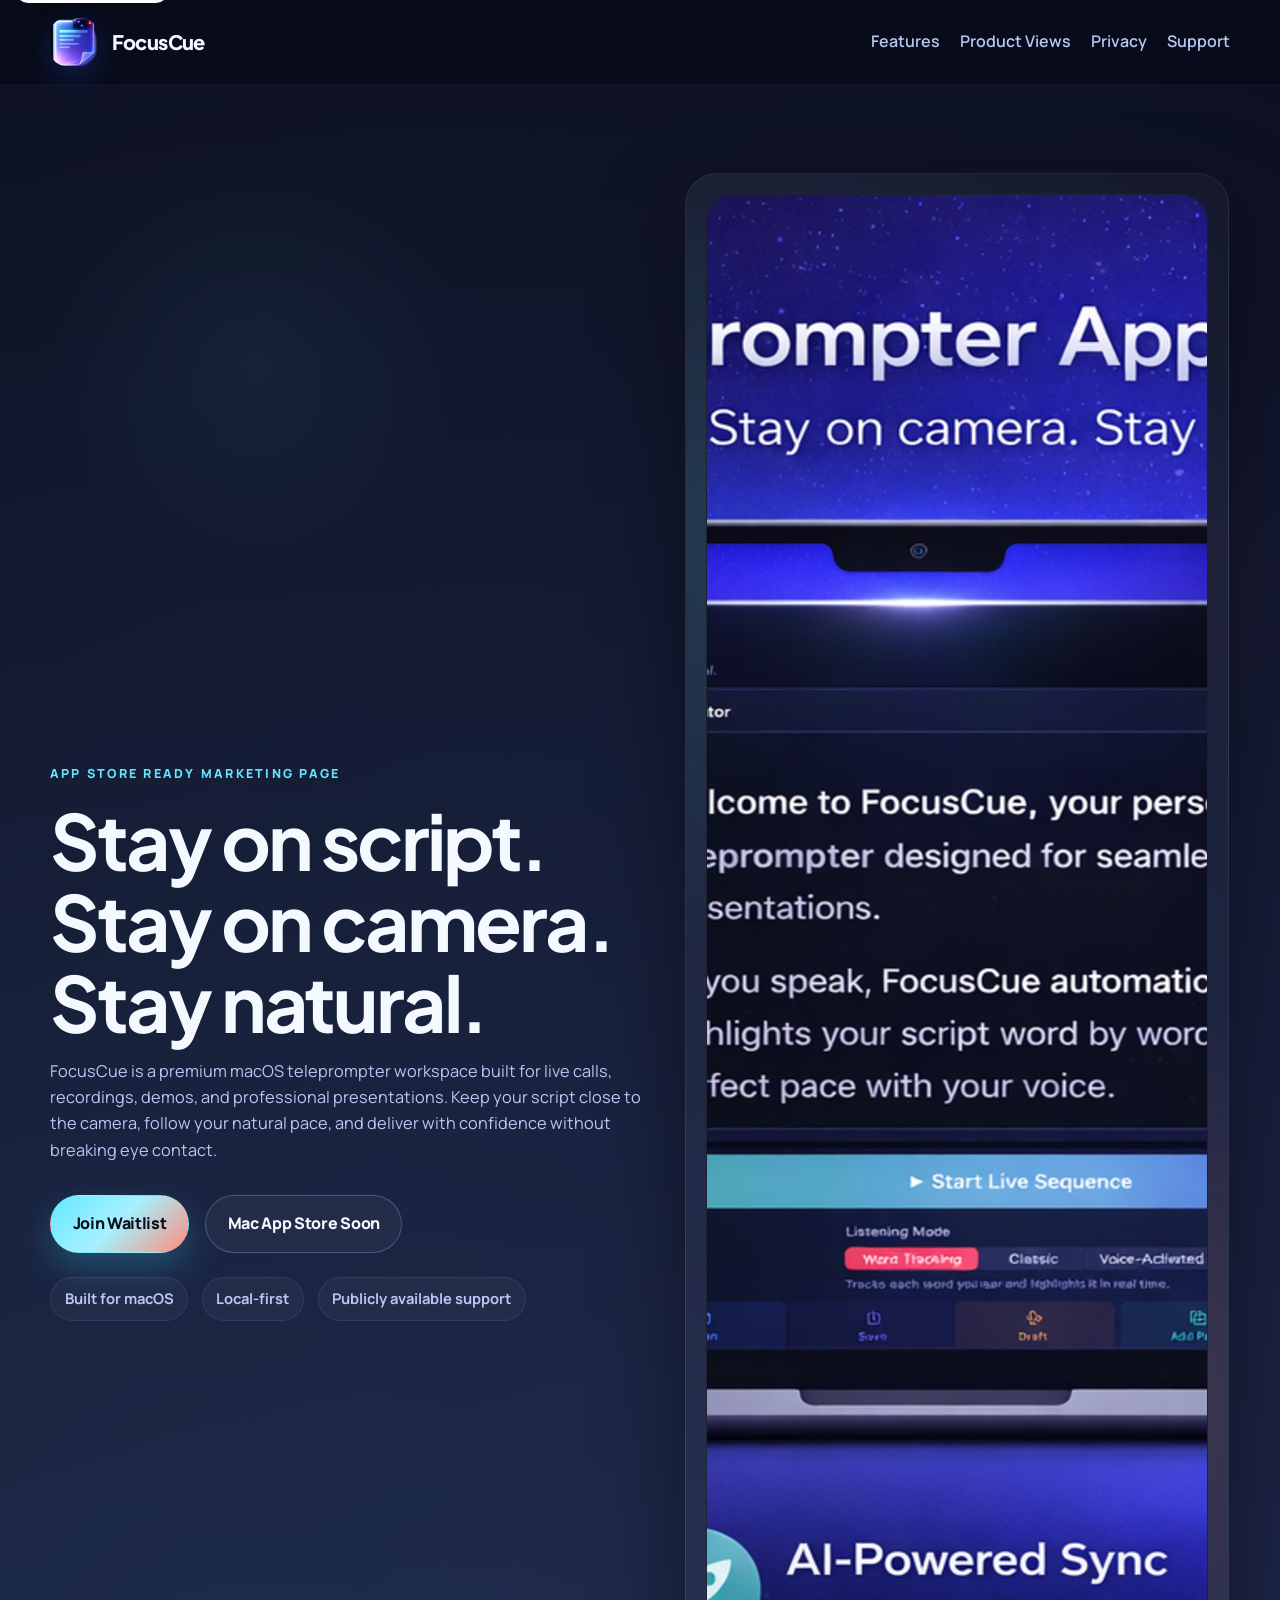
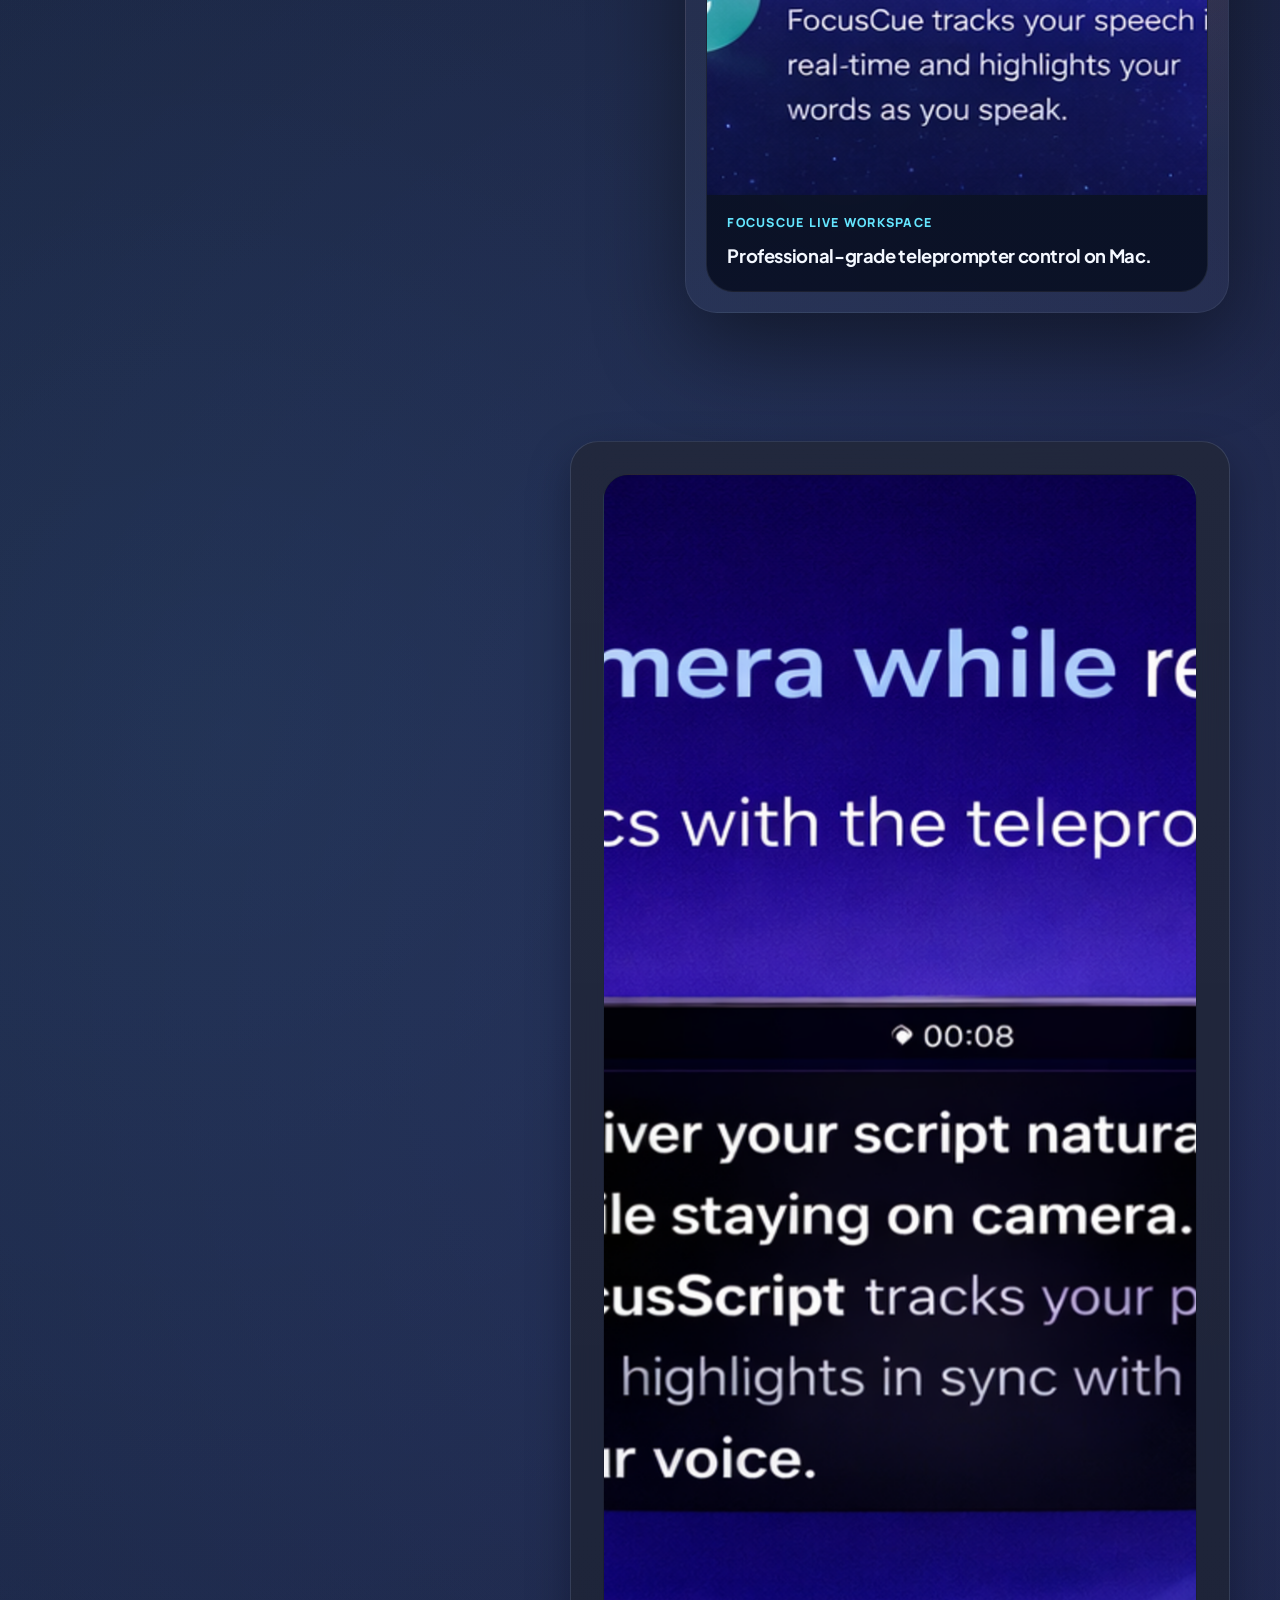
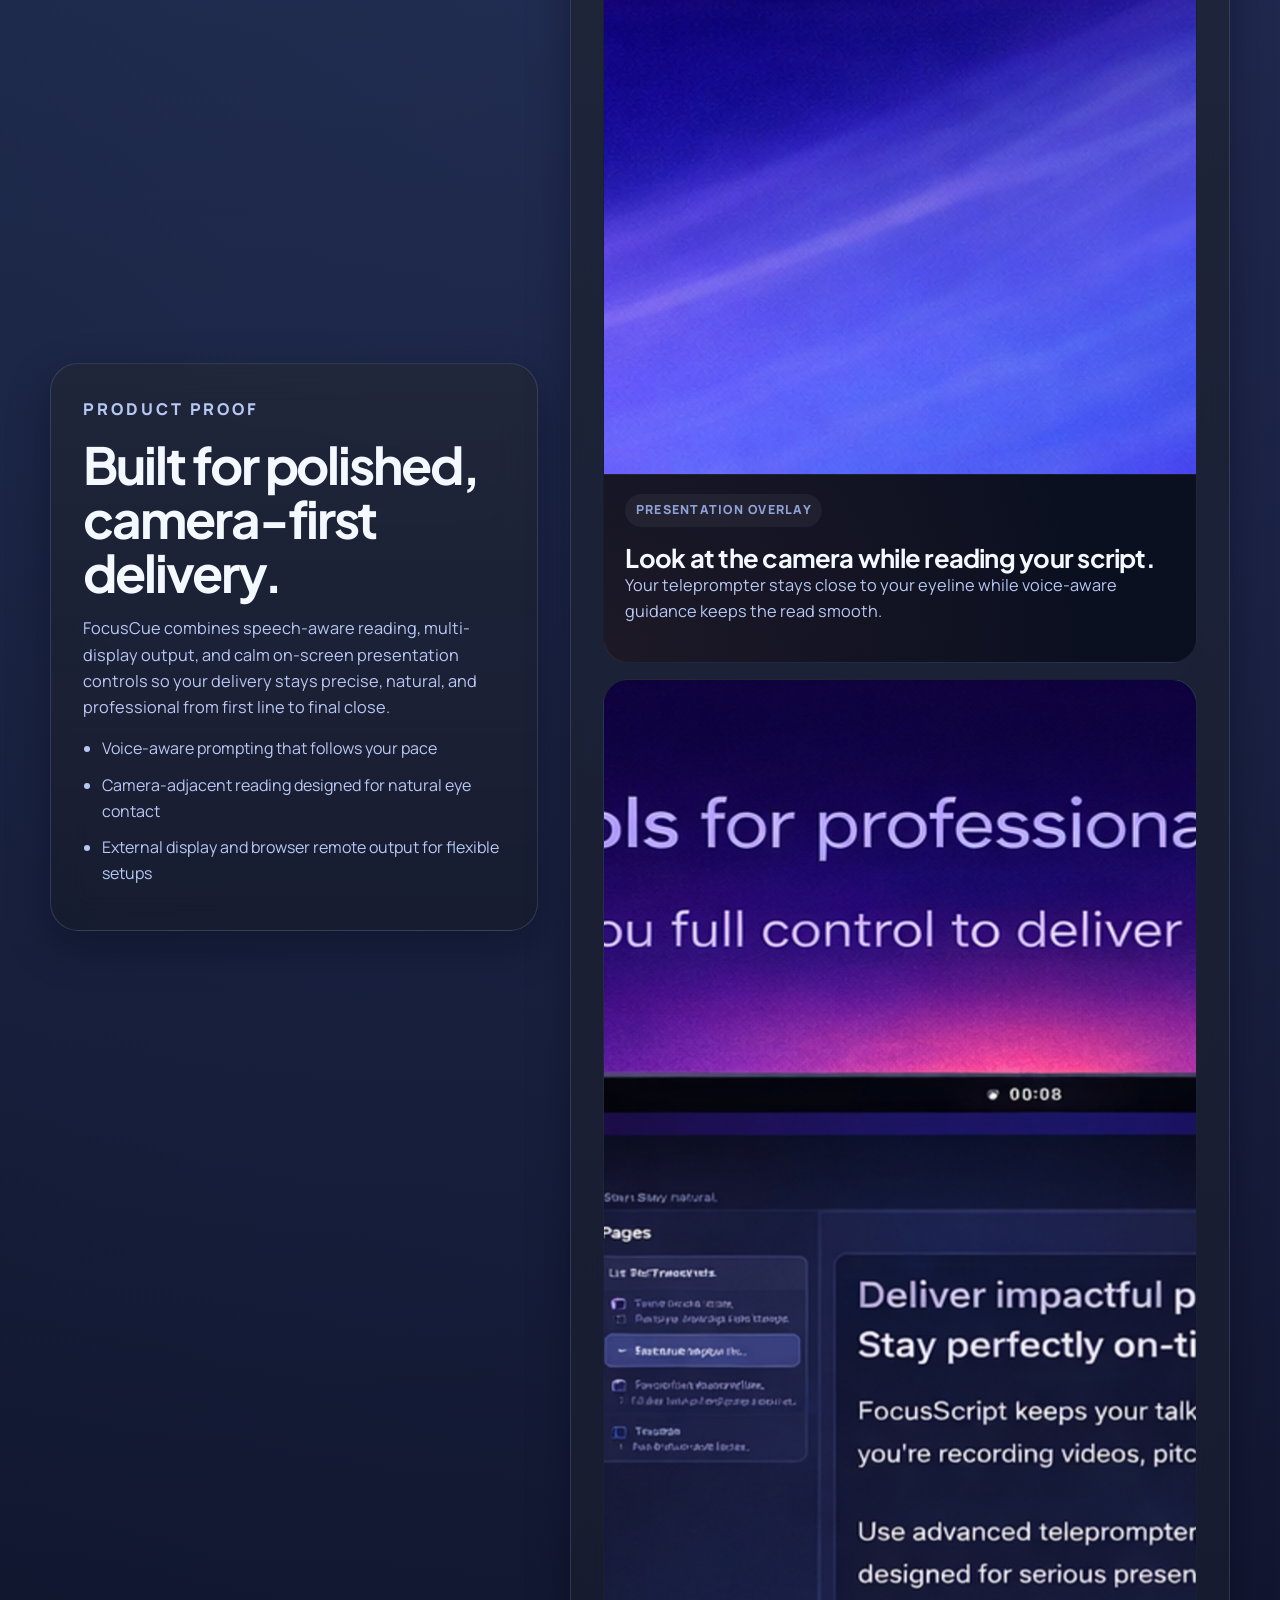
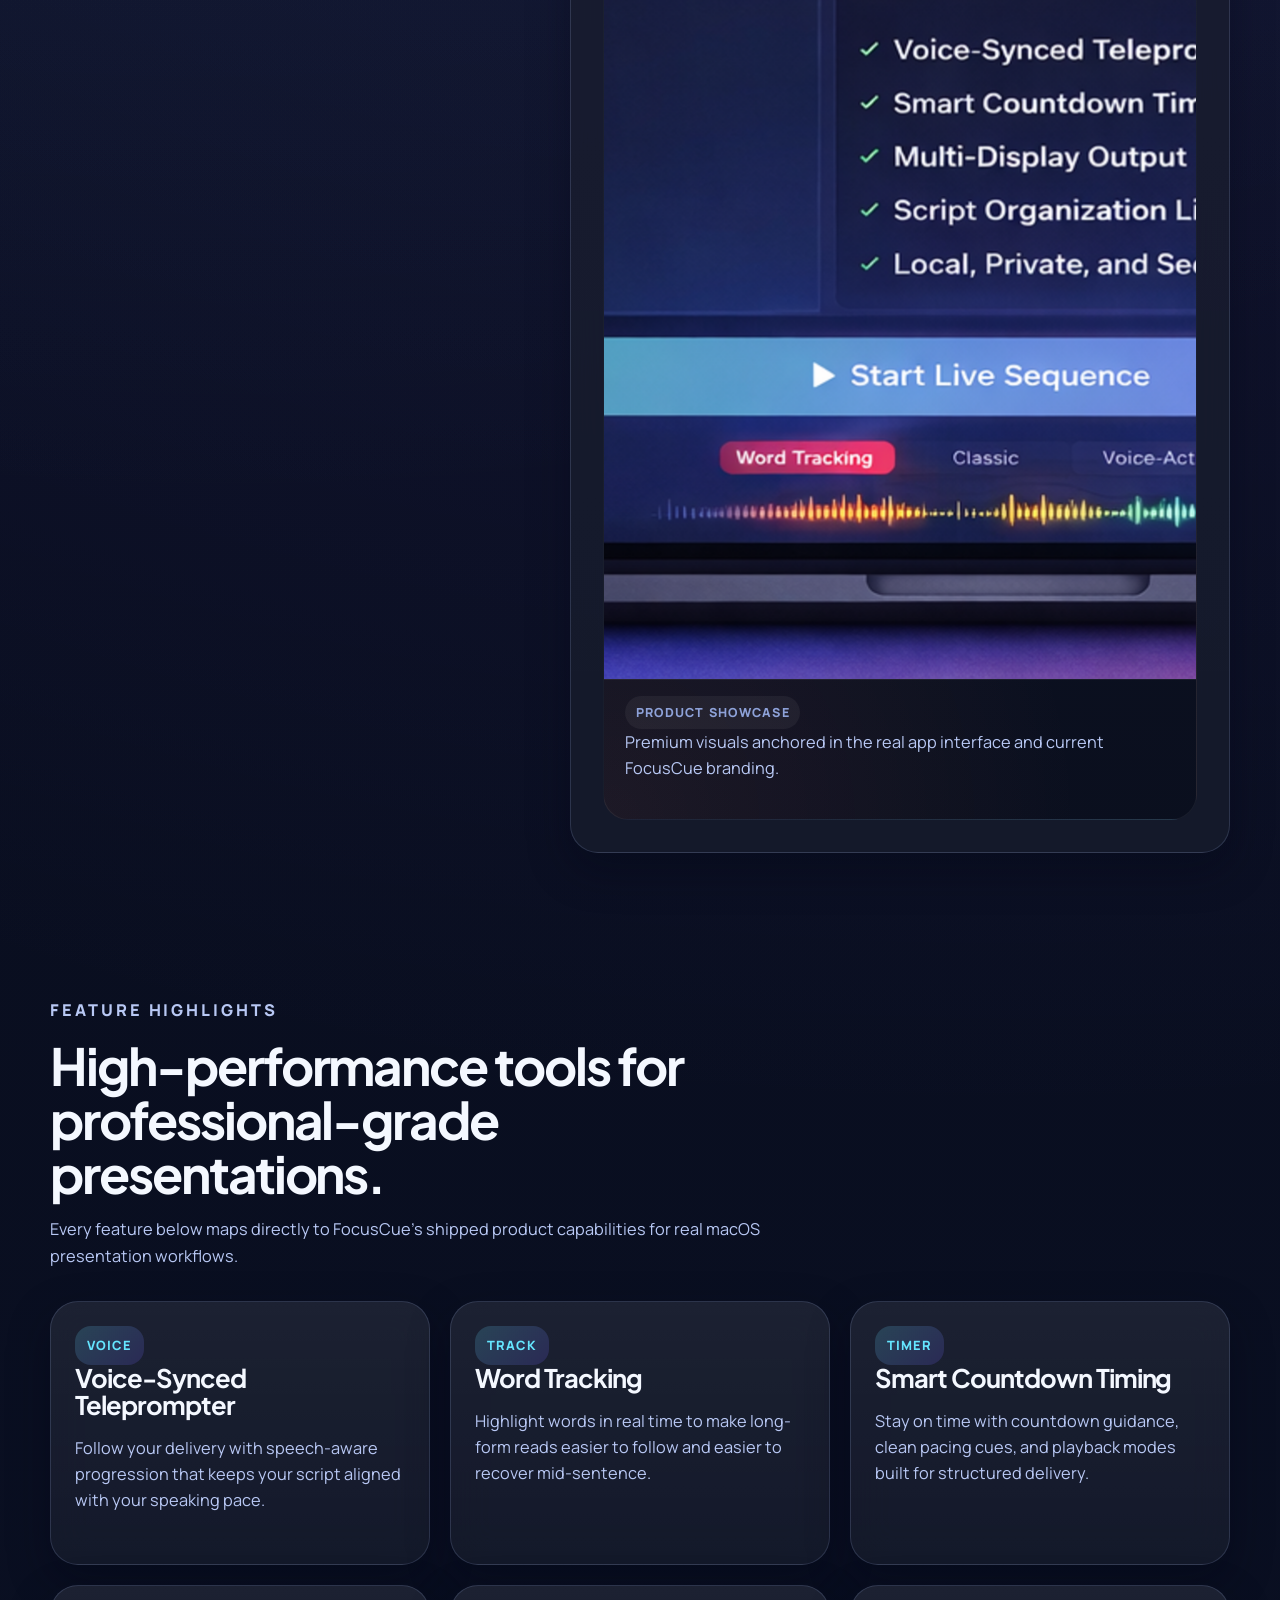
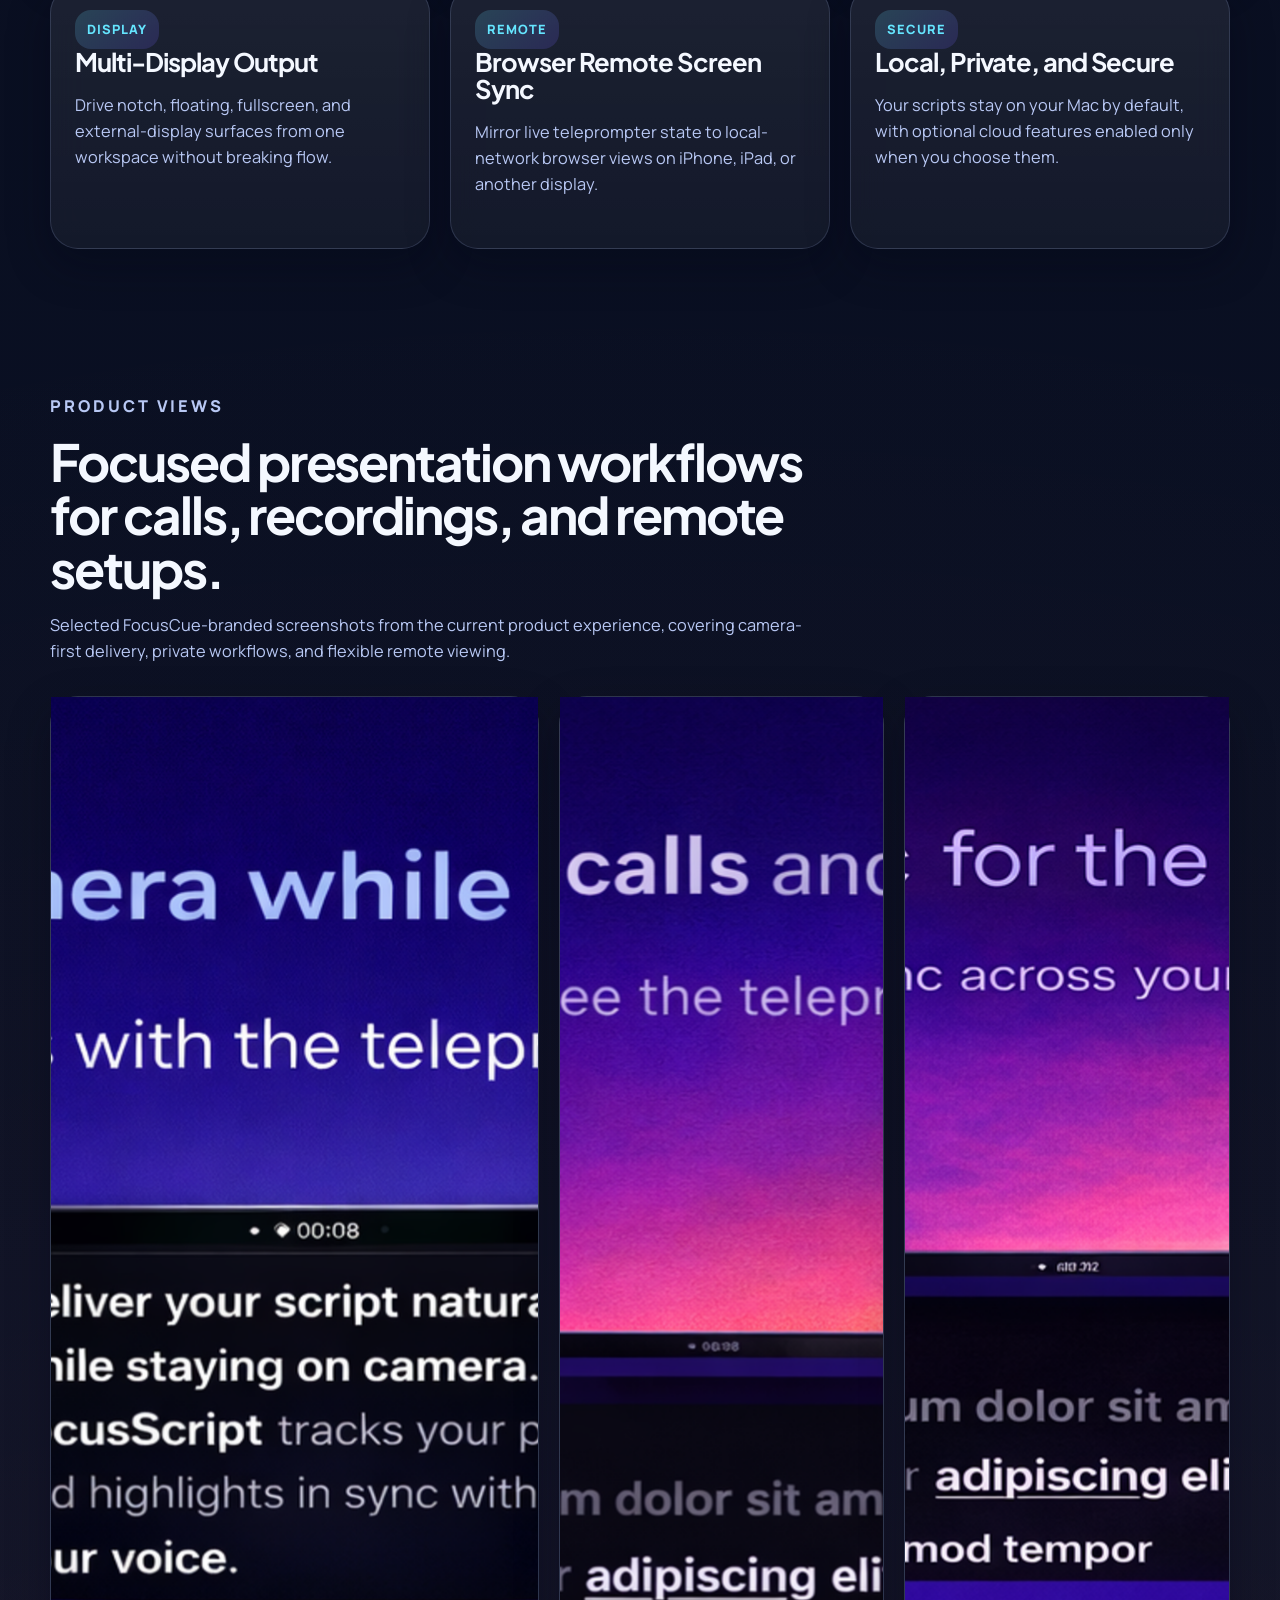
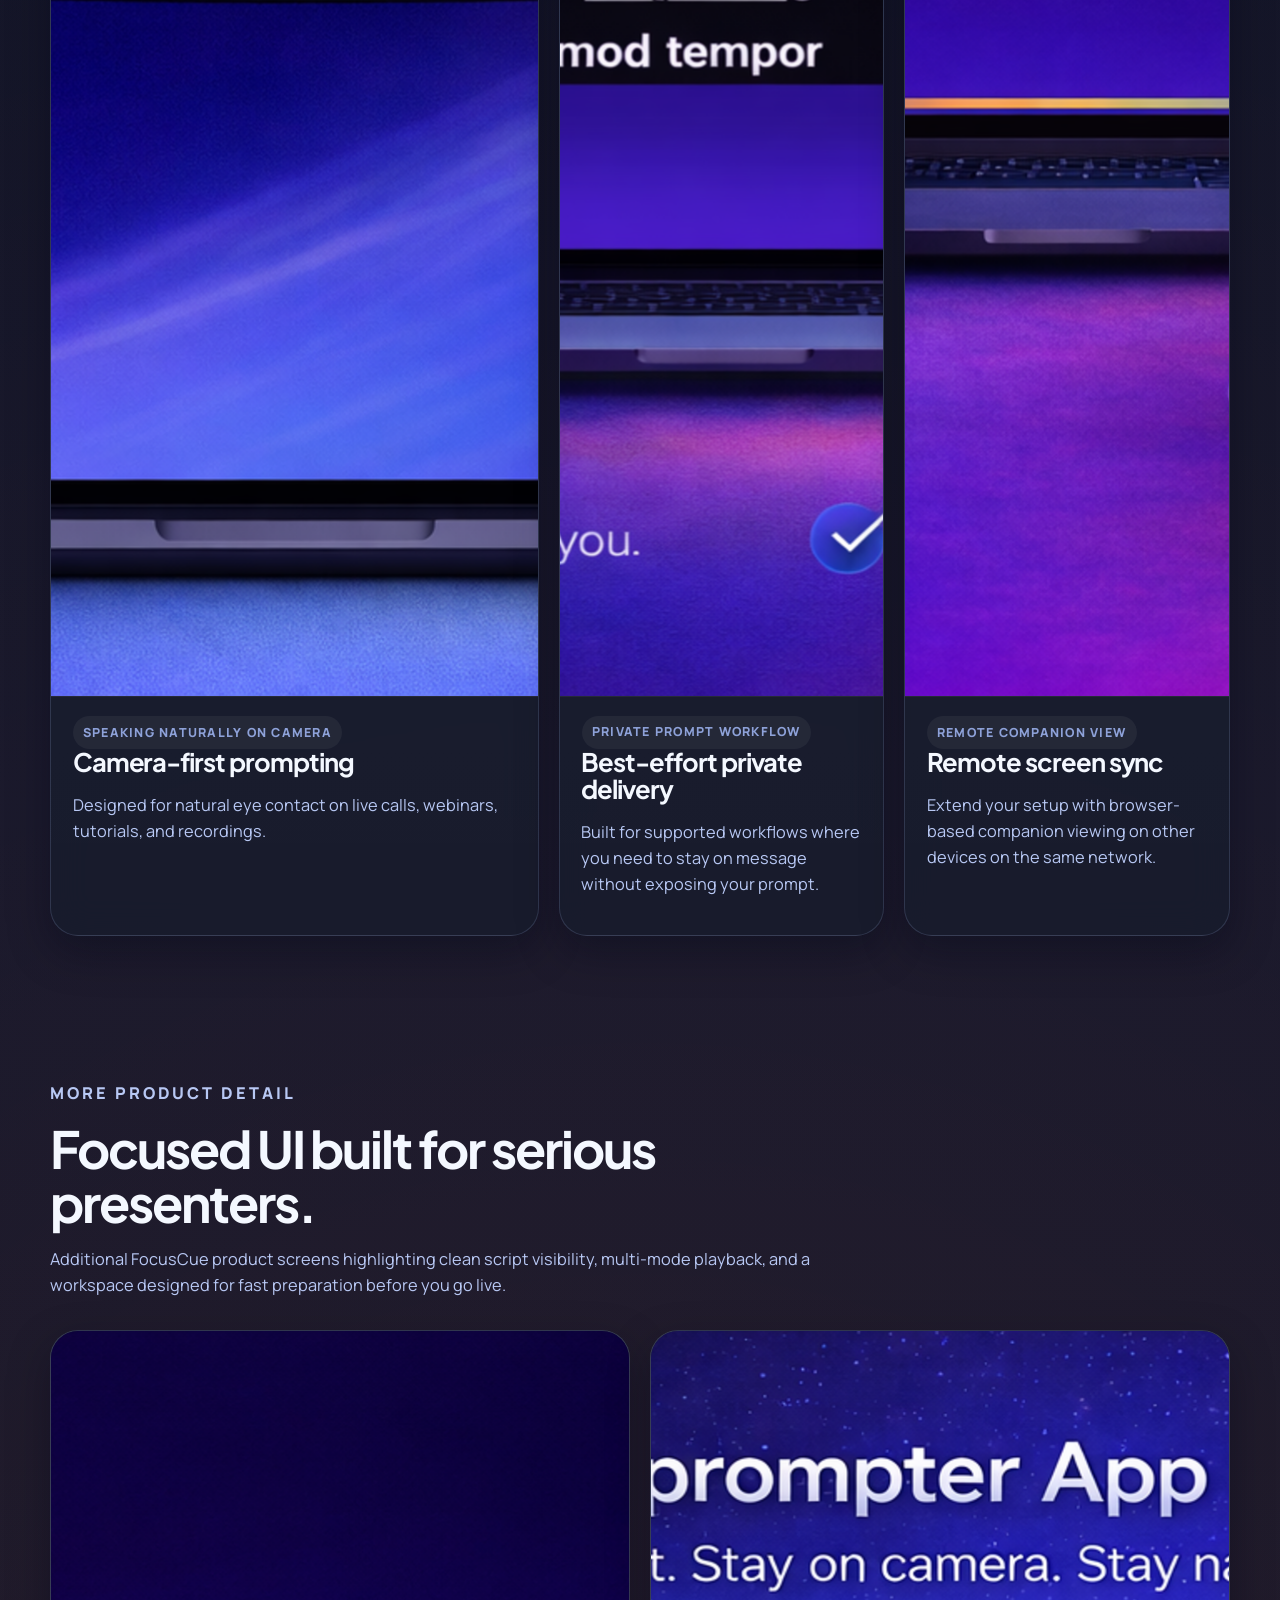
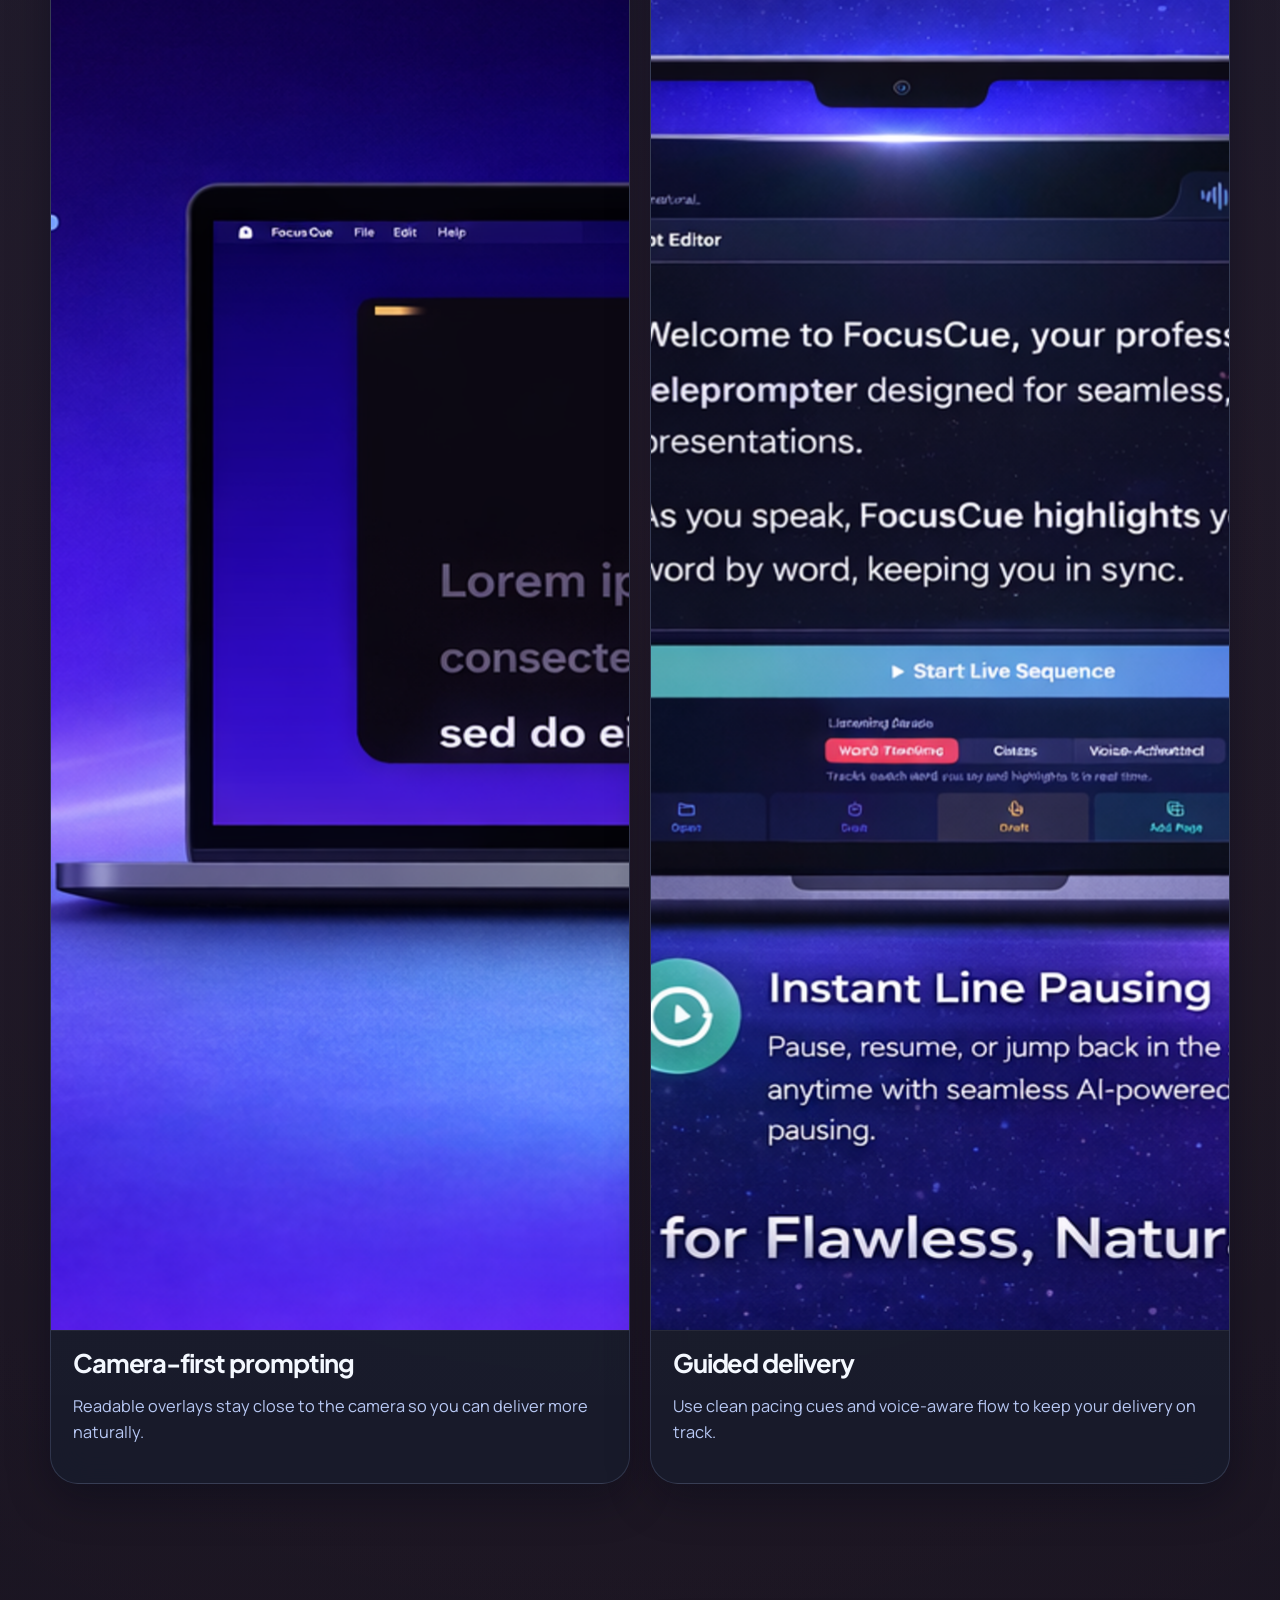
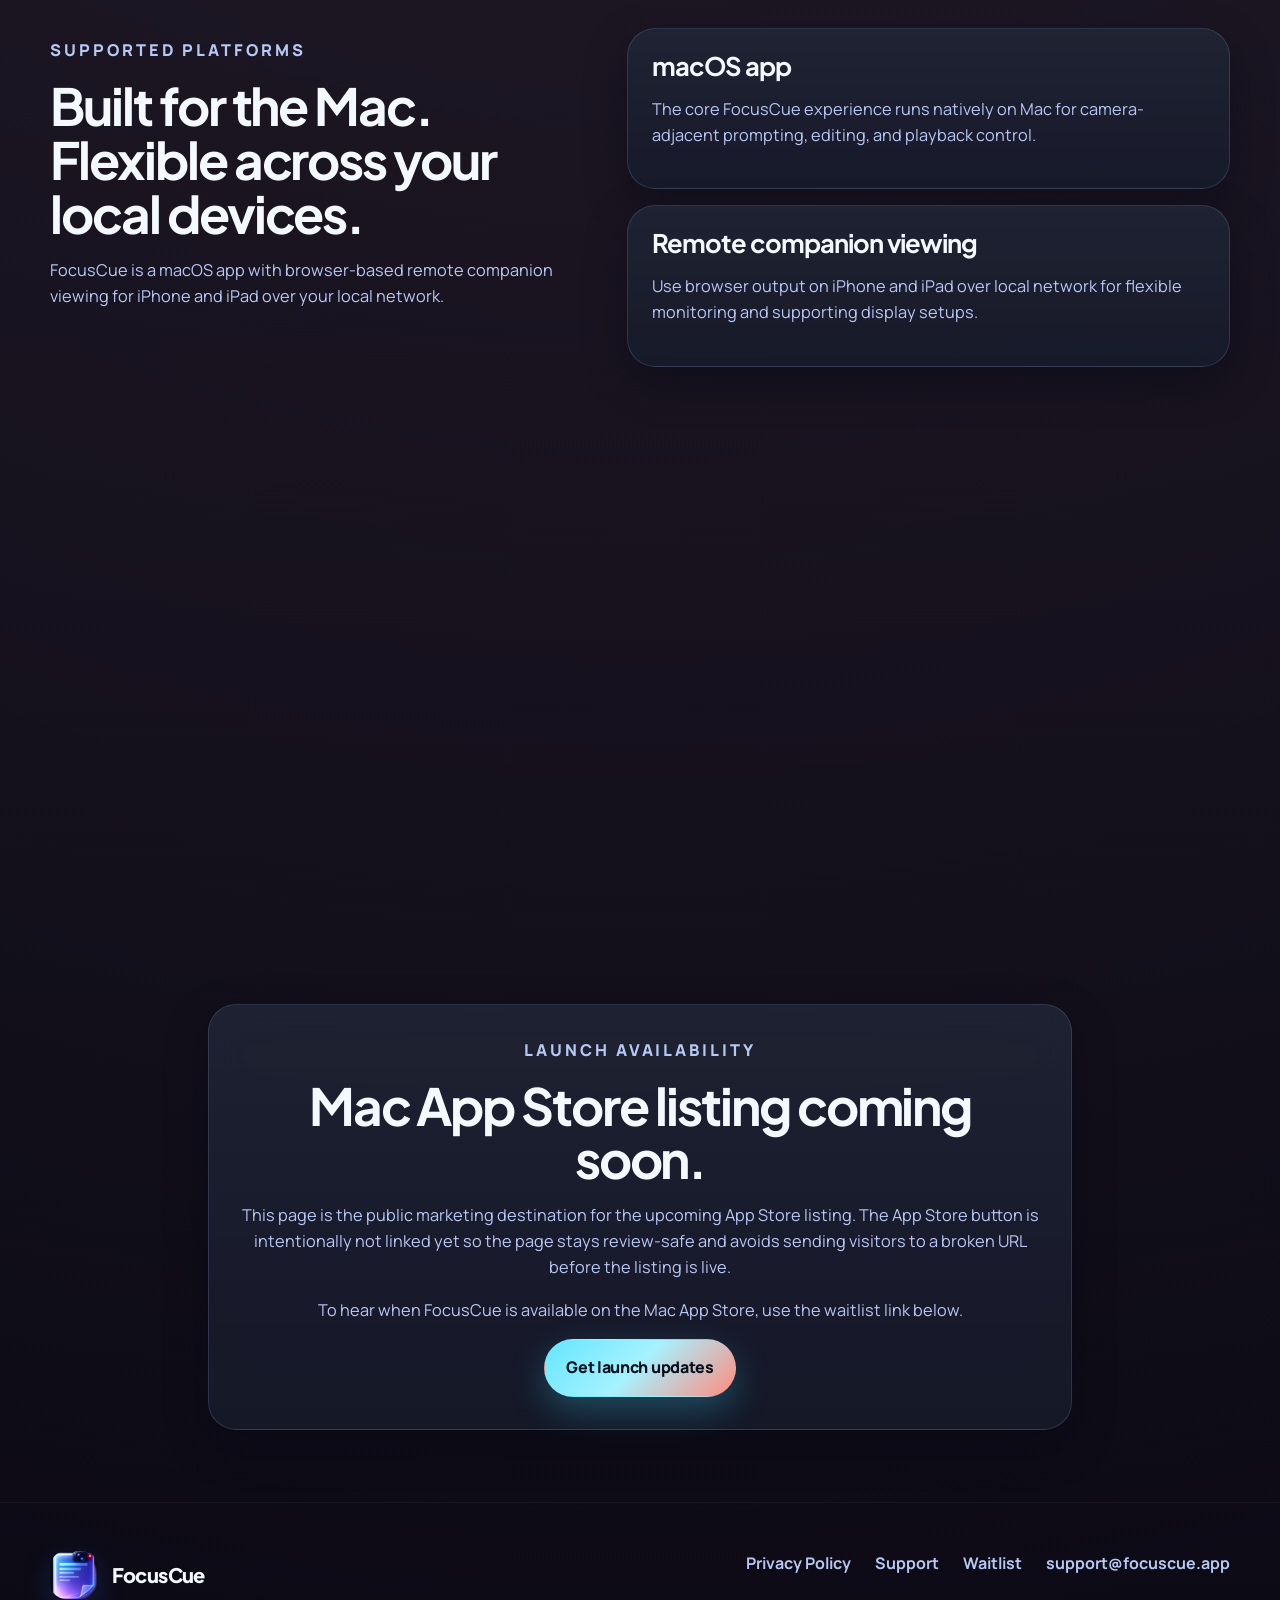
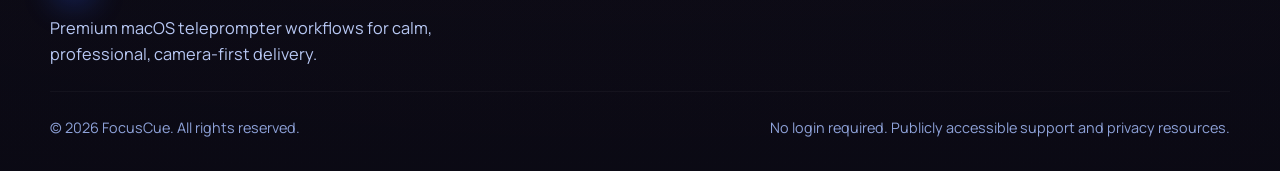
<file: index.html>
<!DOCTYPE html>
<html lang="en">
<head>
  <meta charset="UTF-8">
  <meta http-equiv="refresh" content="0; url=./marketing-site/">
  <meta name="viewport" content="width=device-width, initial-scale=1.0">
  <title>FocusCue Marketing Site Redirect</title>
  <link rel="canonical" href="https://saransh-sharma.github.io/FocusCue/marketing-site/">
  <script>
    window.location.replace("./marketing-site/");
  </script>
</head>
<body>
  <p>
    Redirecting to the FocusCue marketing site.
    <a href="./marketing-site/">Continue</a>
  </p>
</body>
</html>
</file>
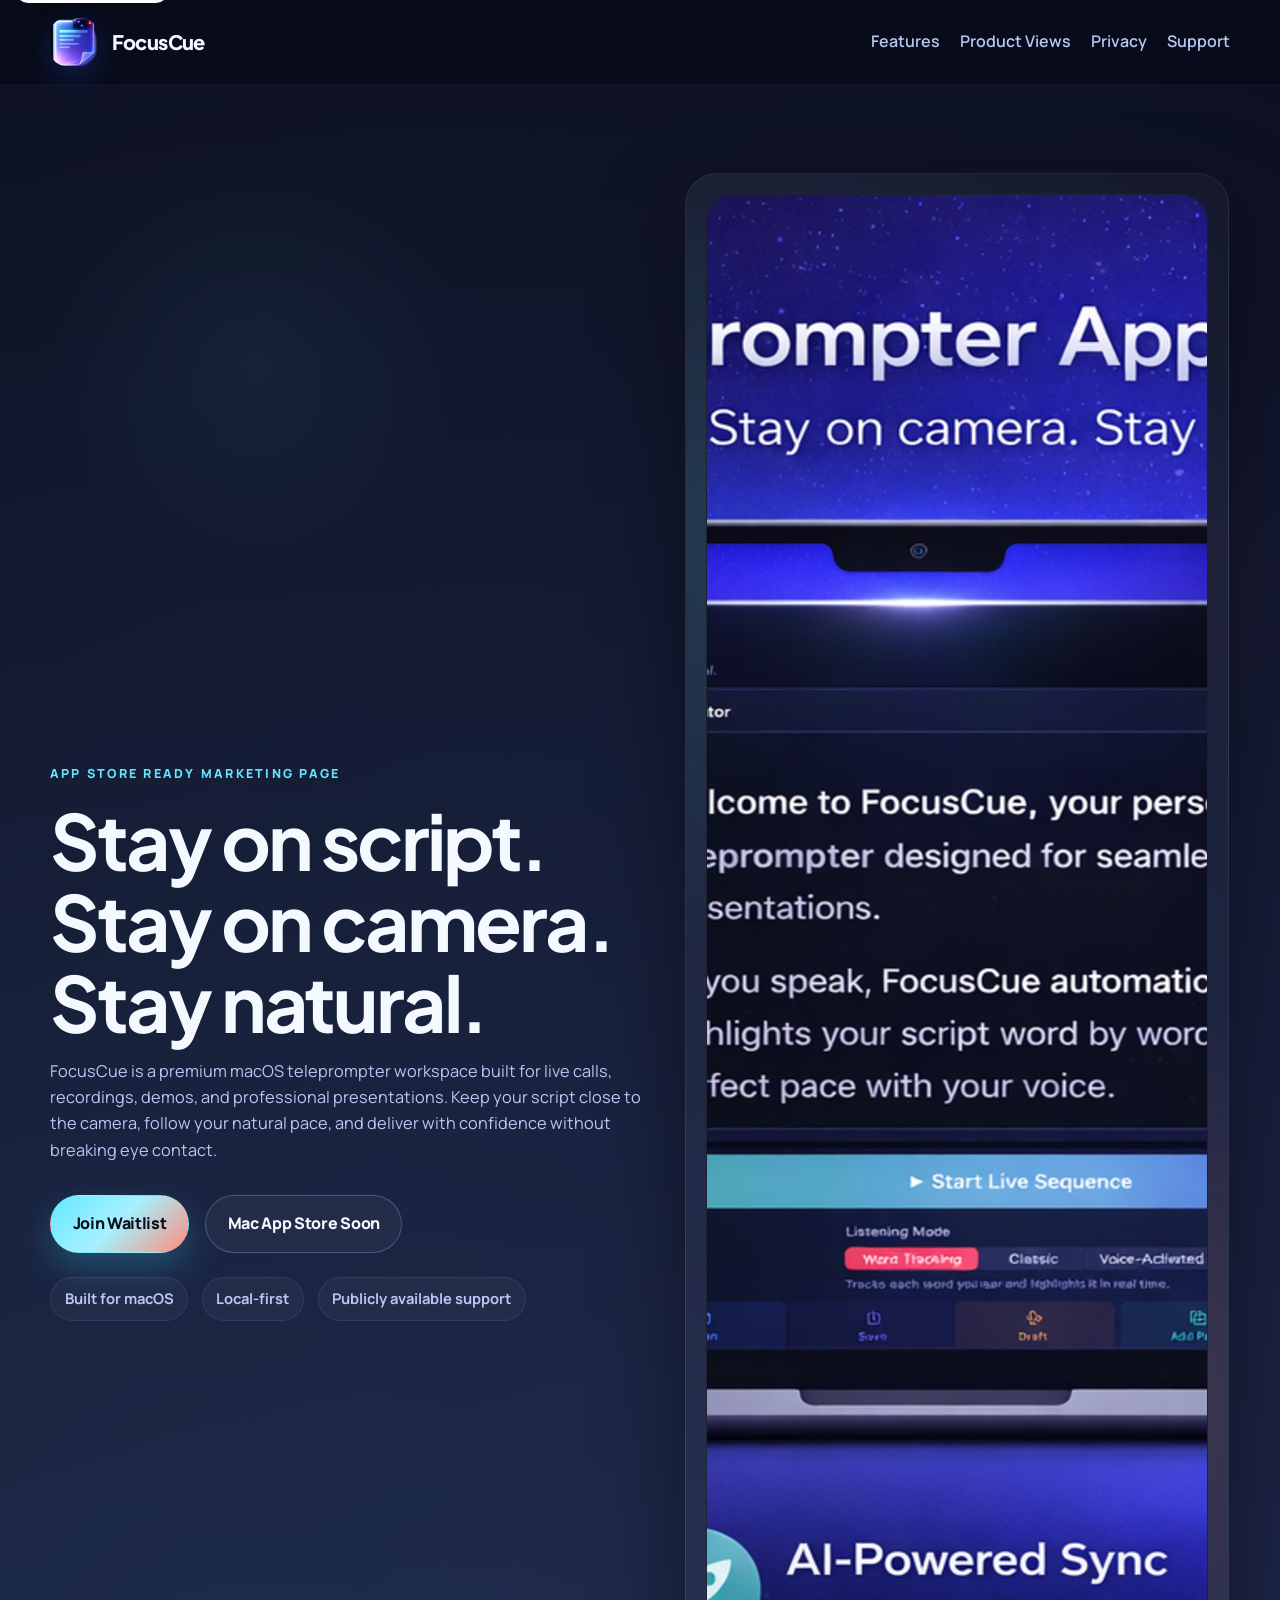
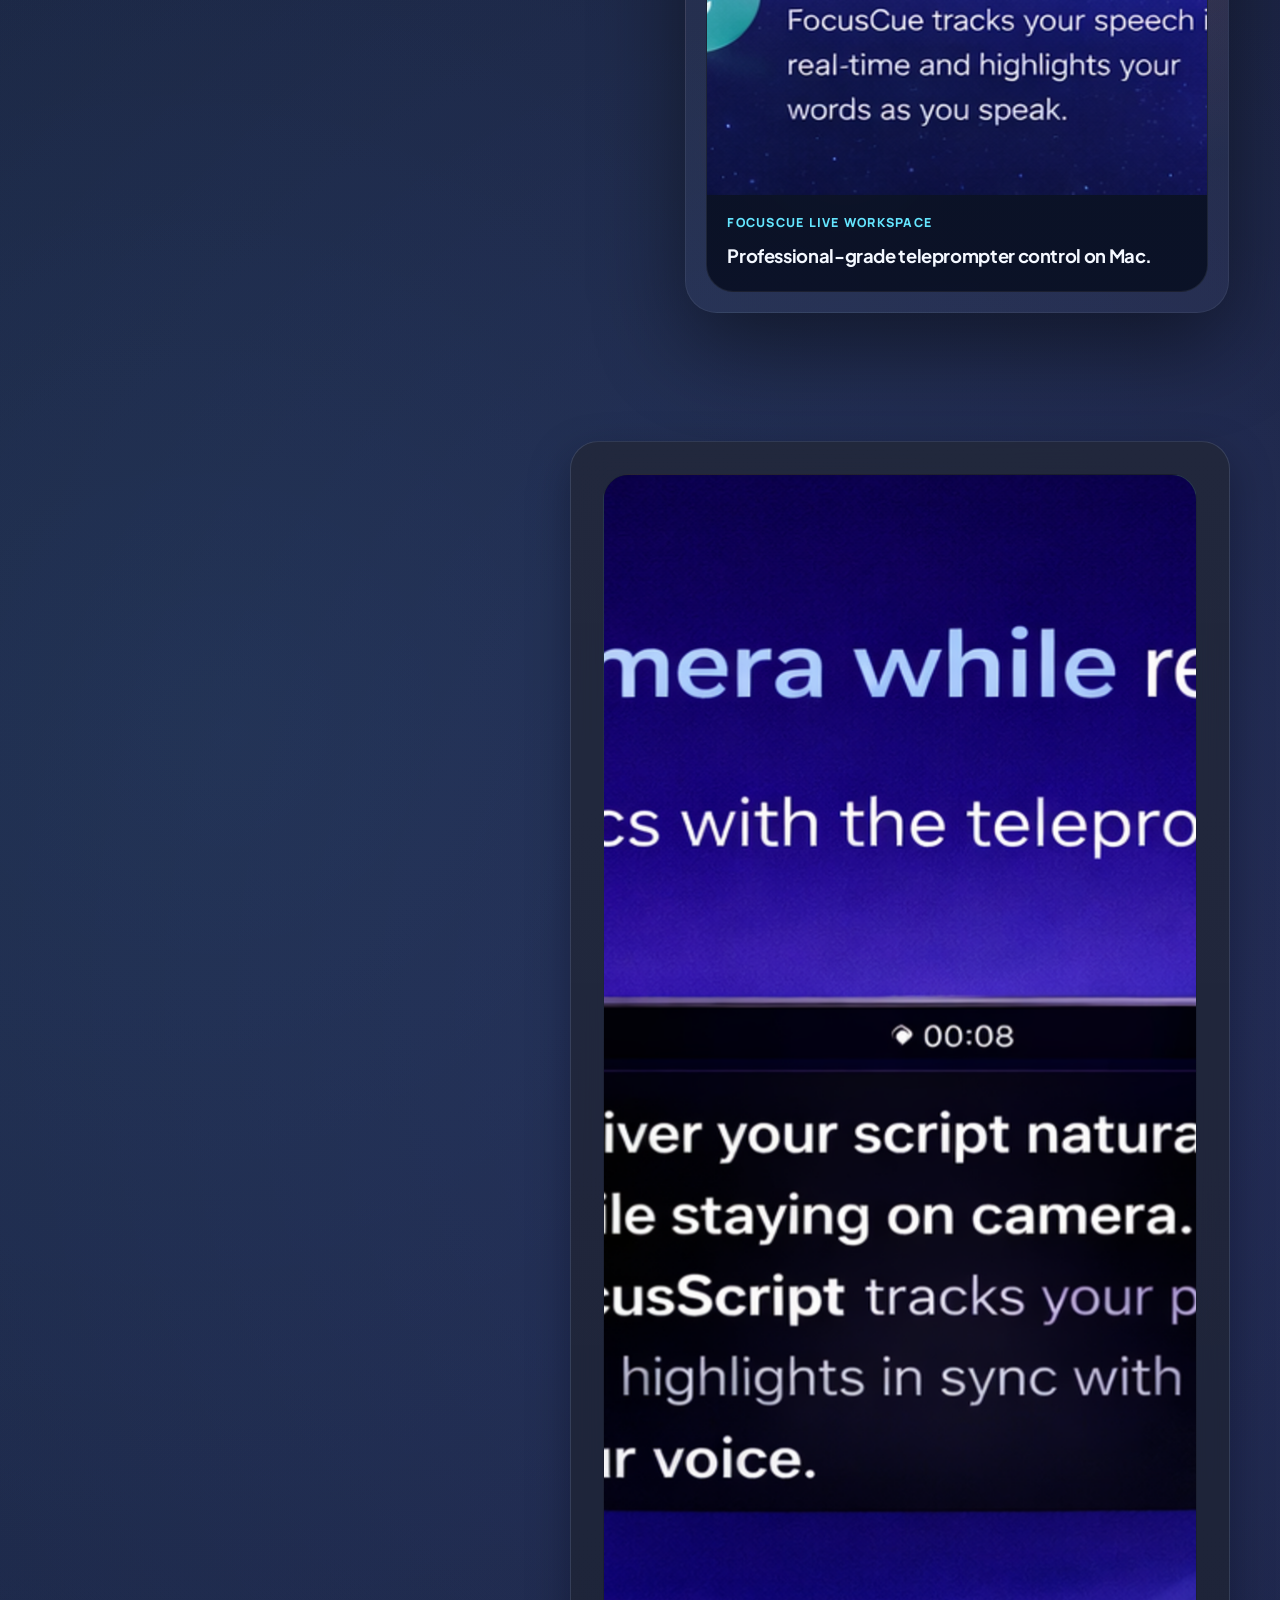
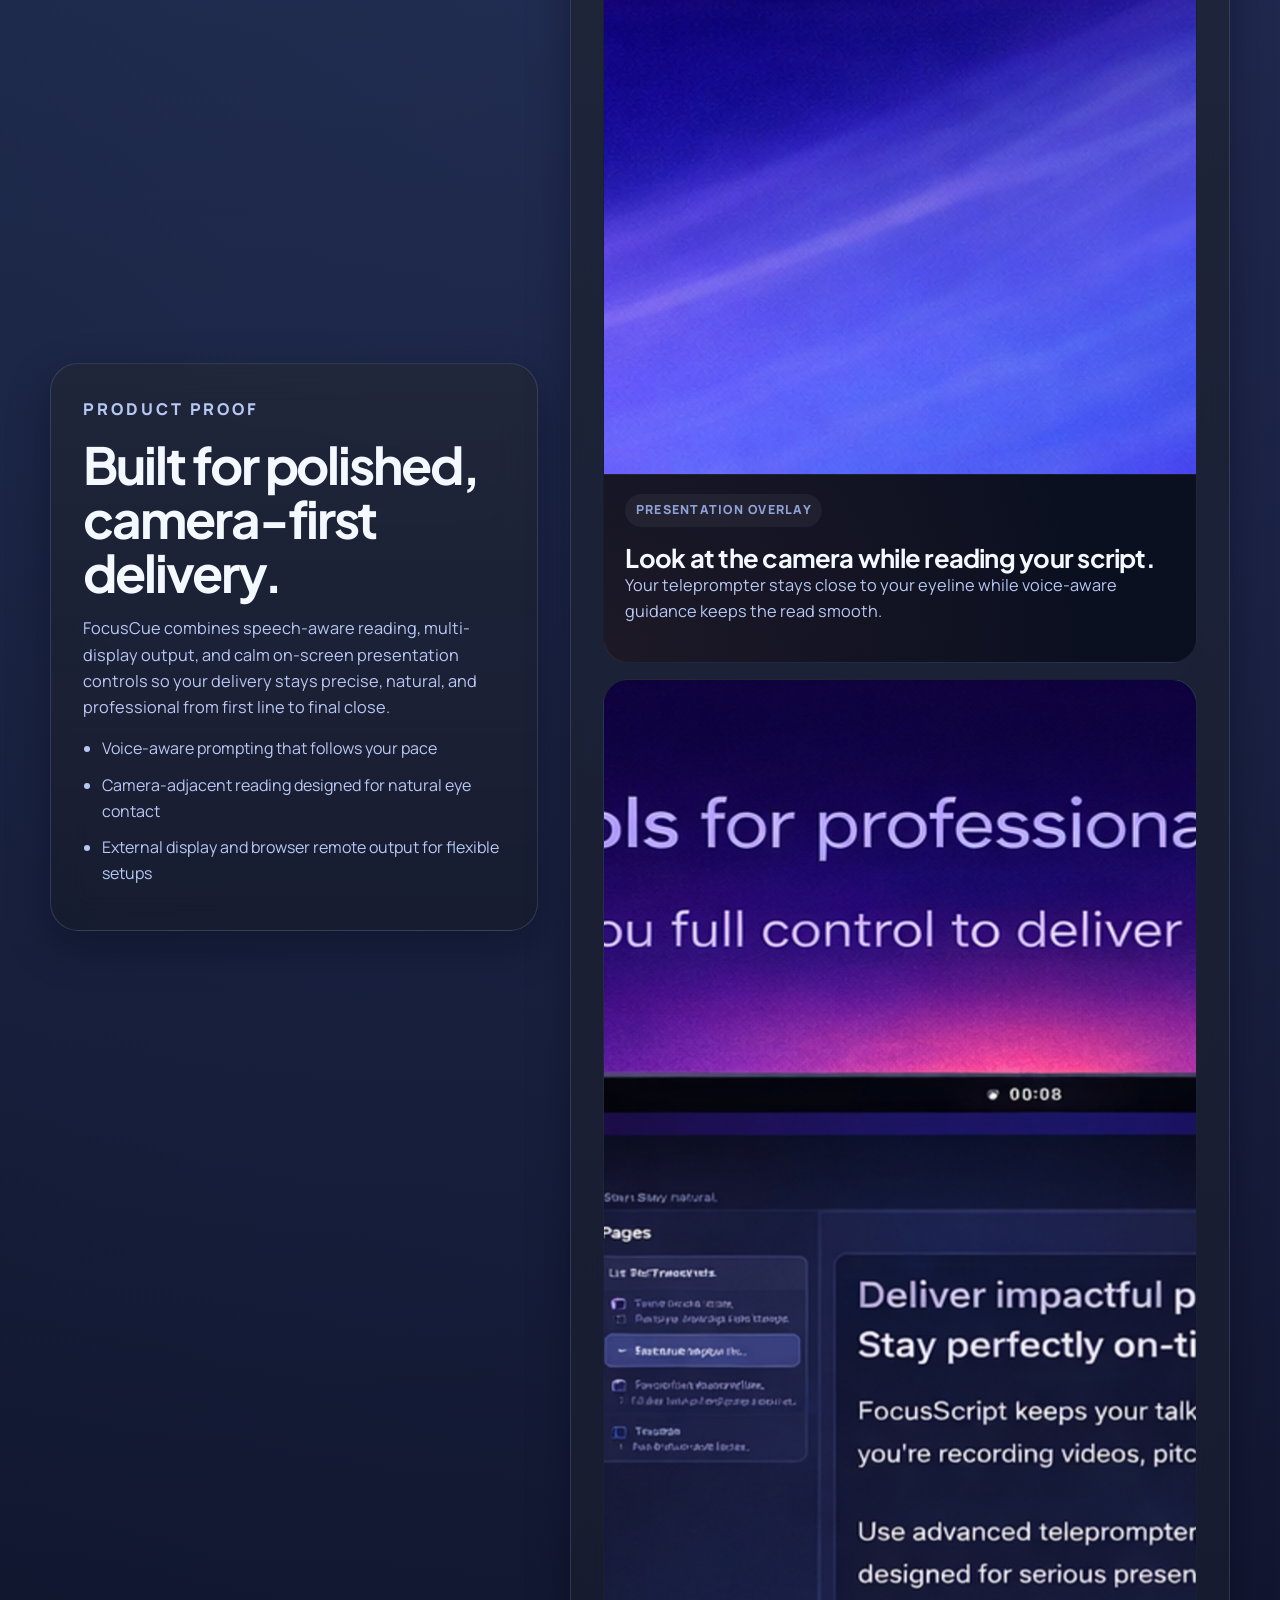
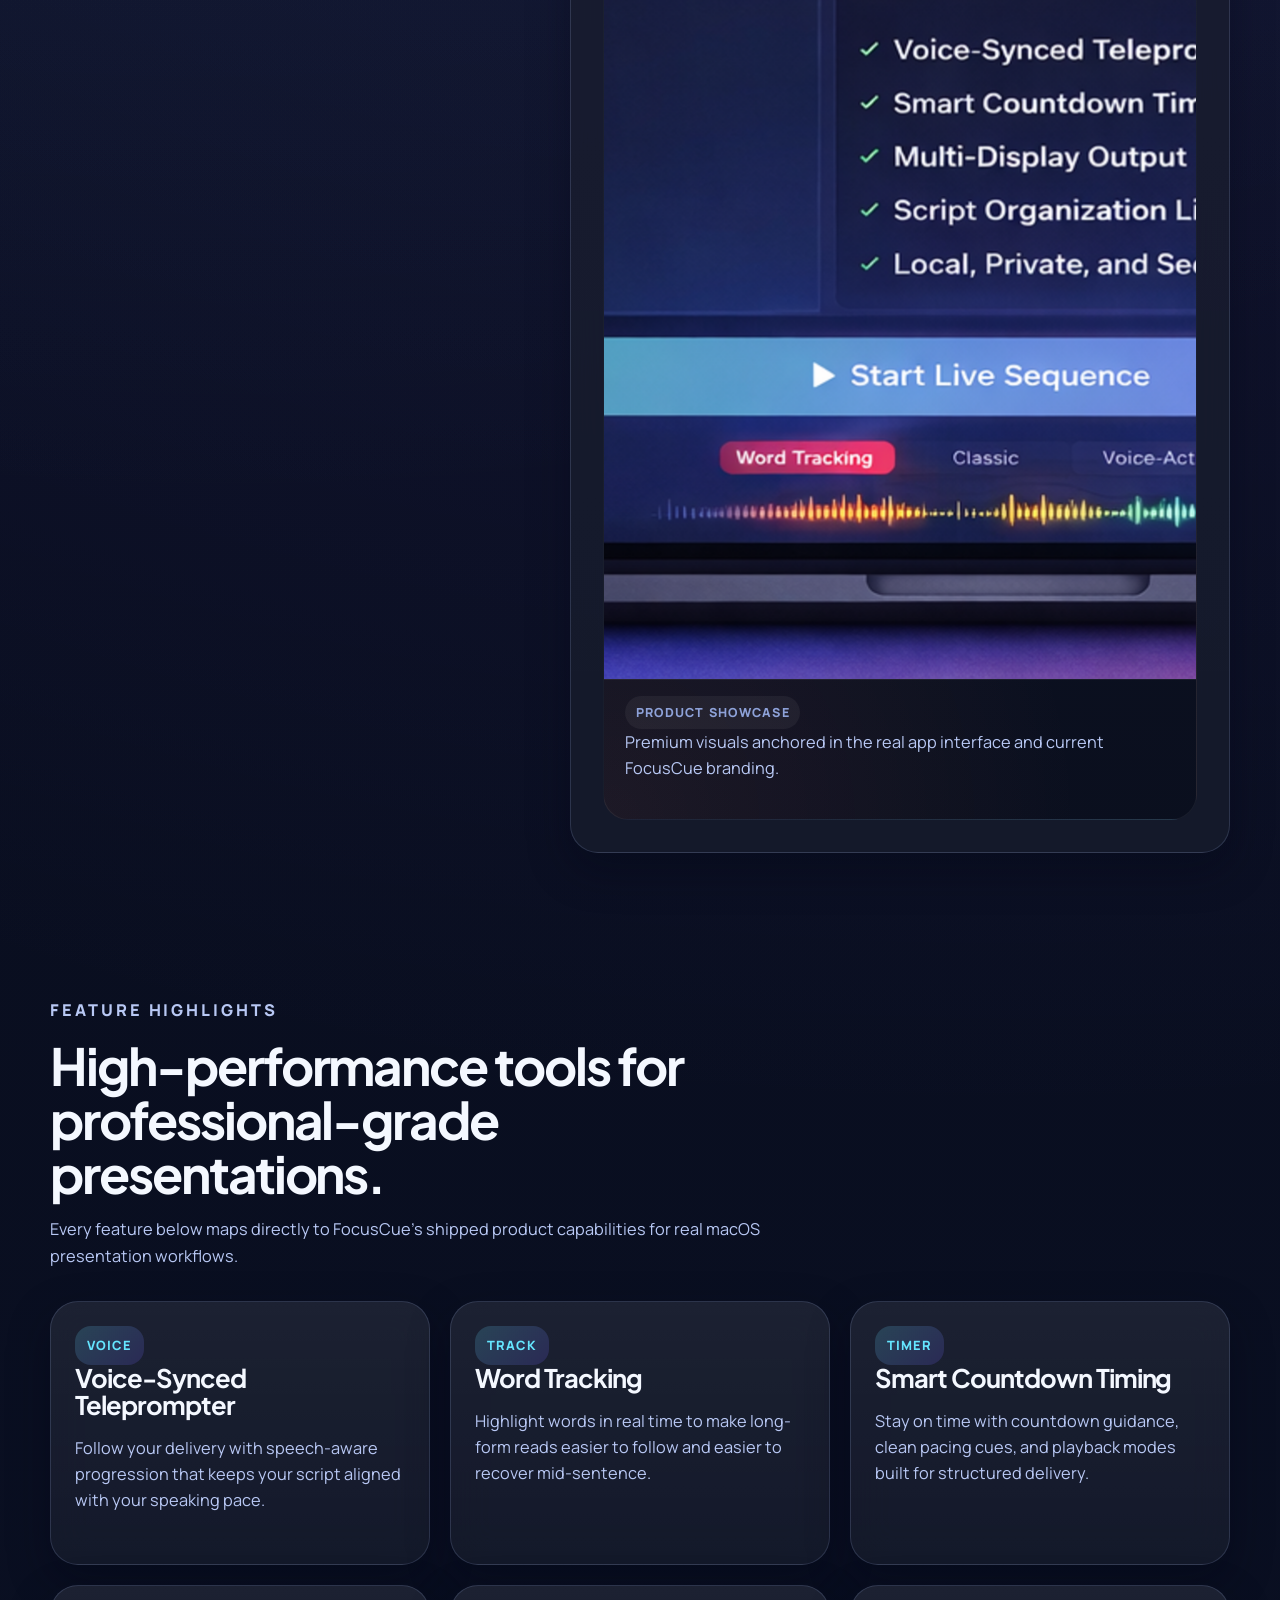
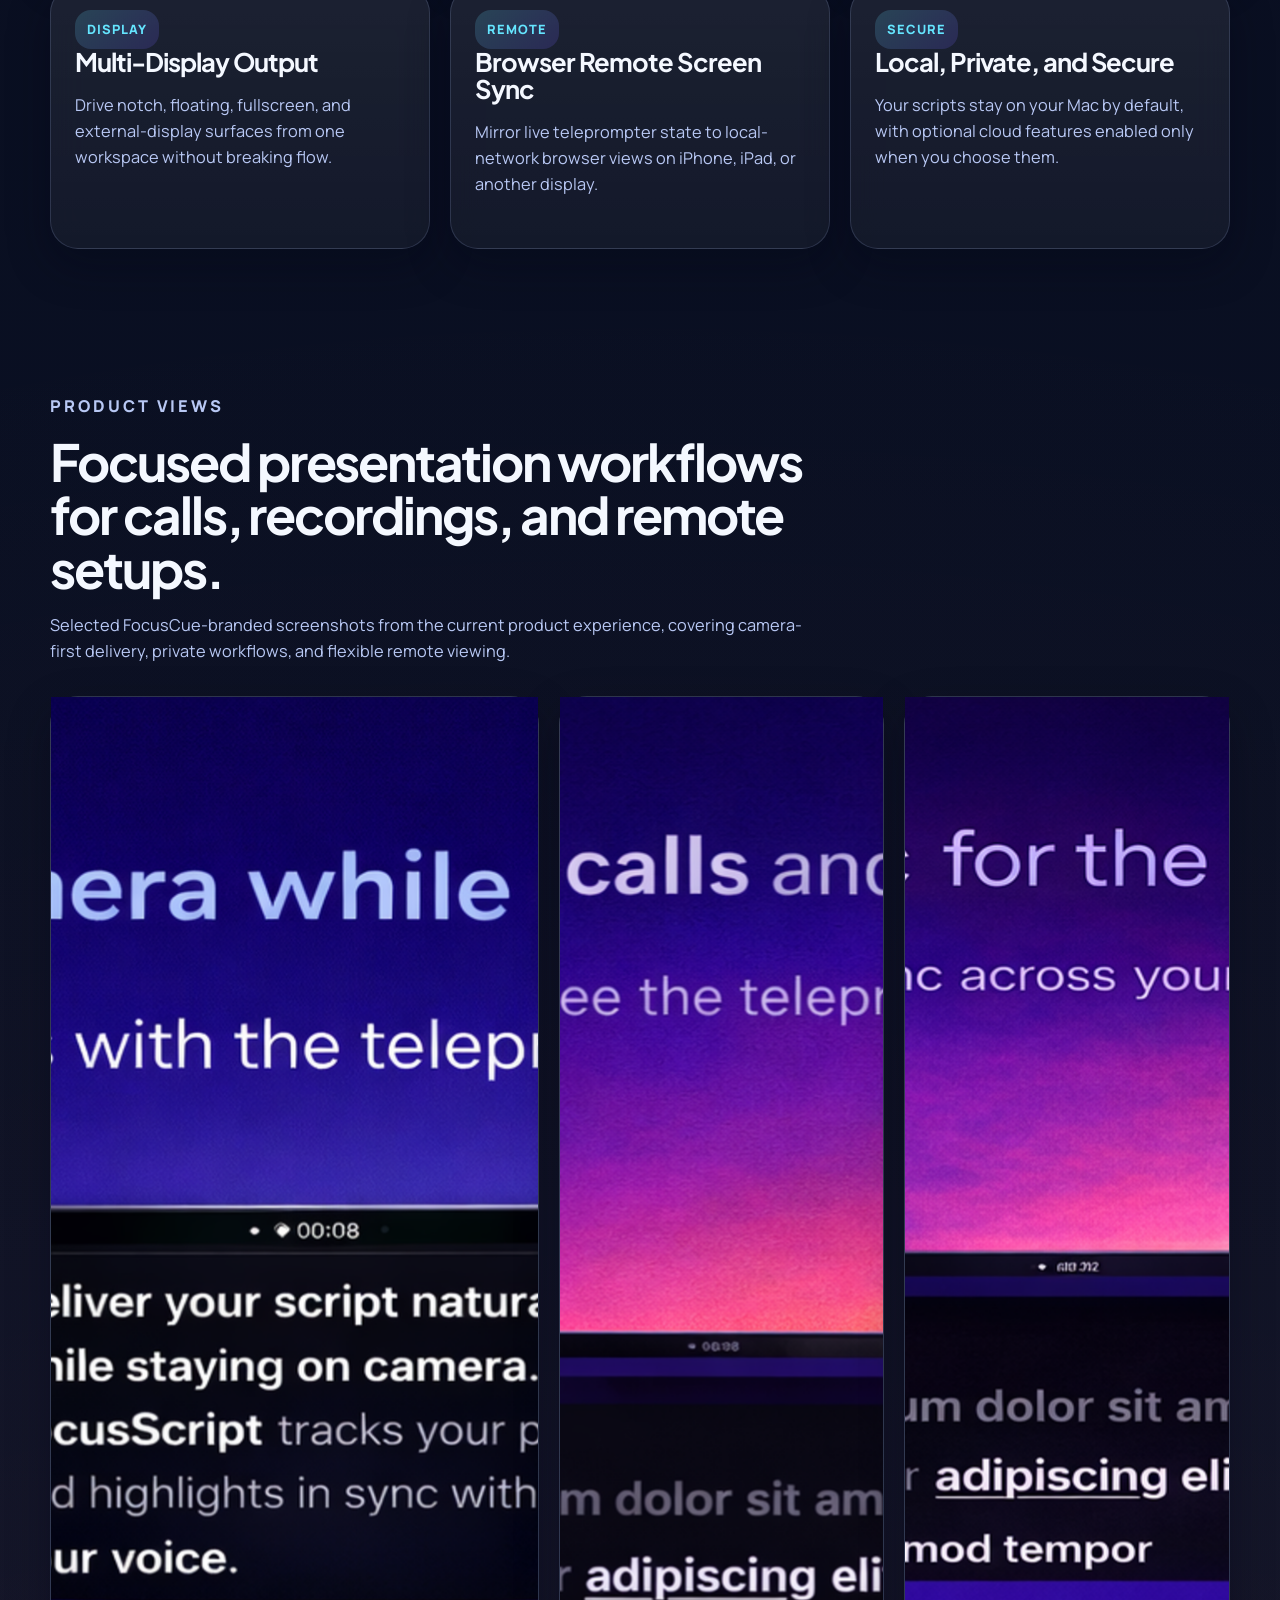
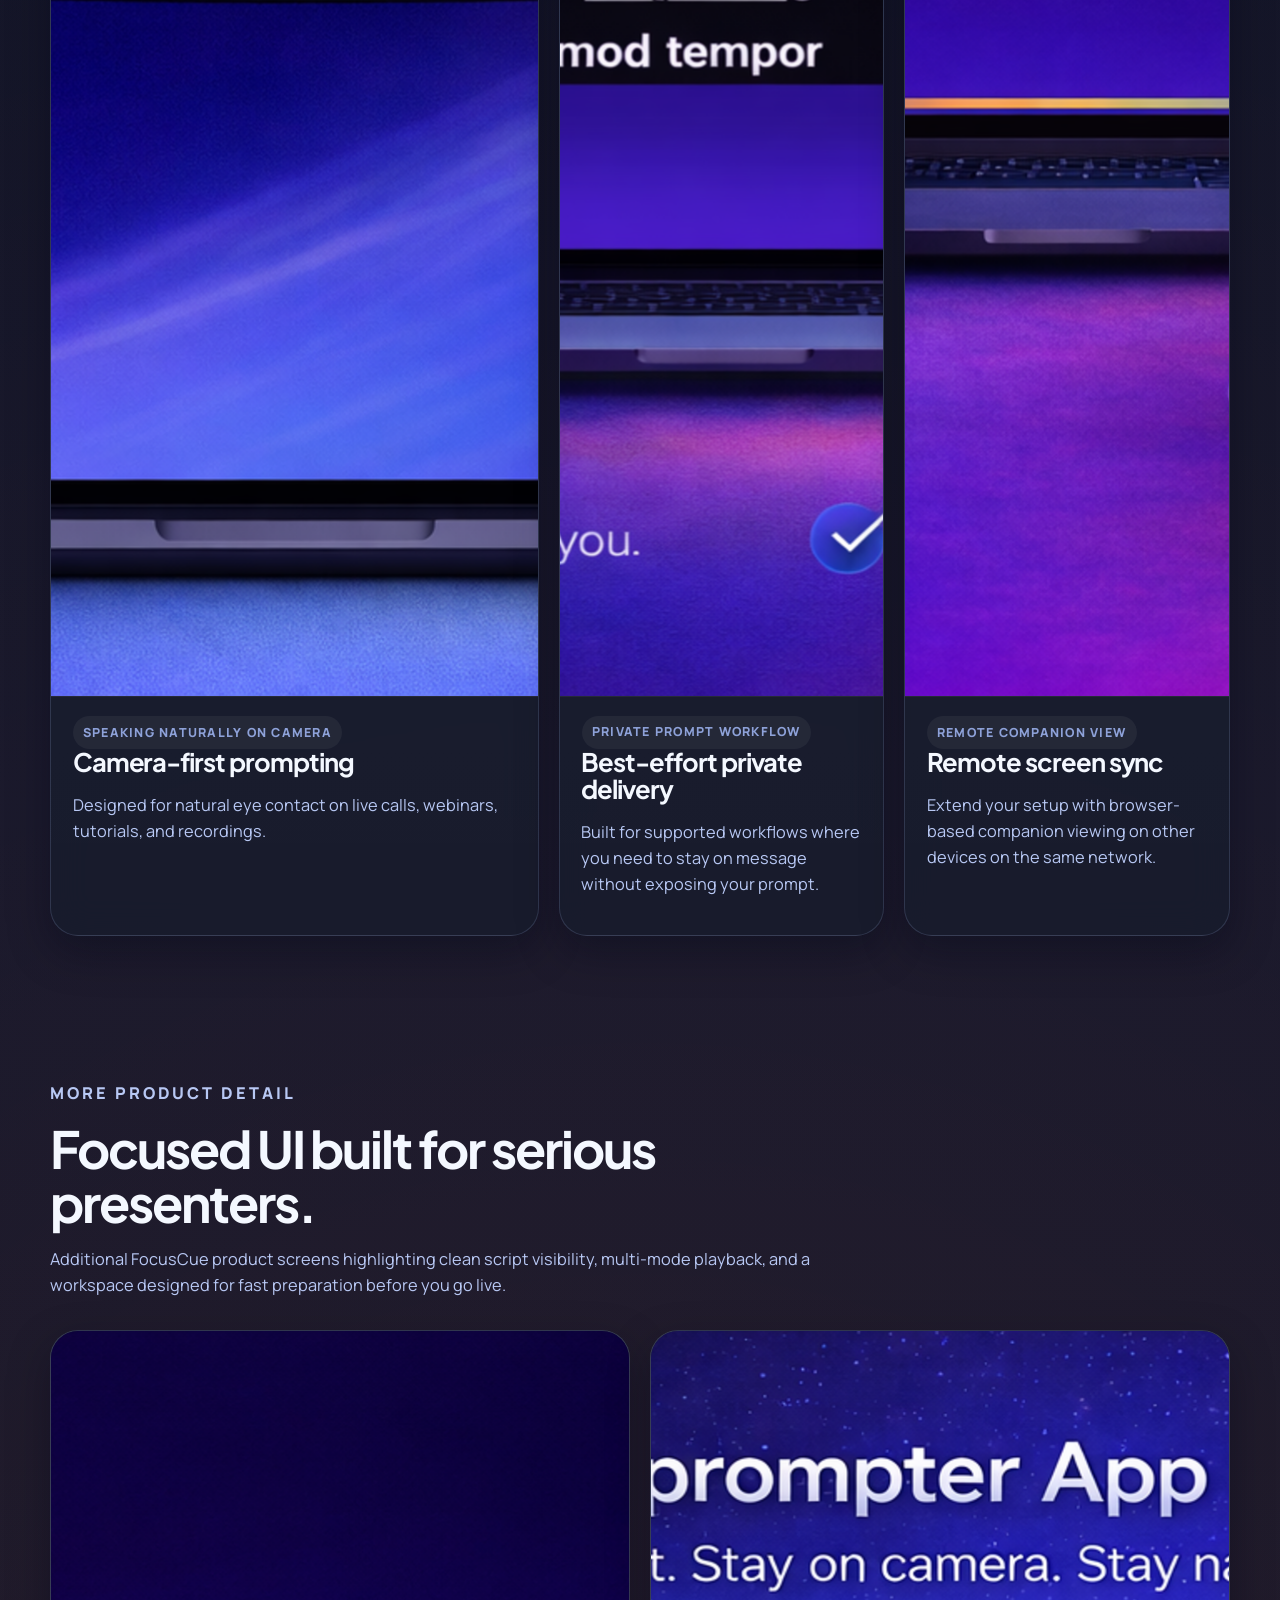
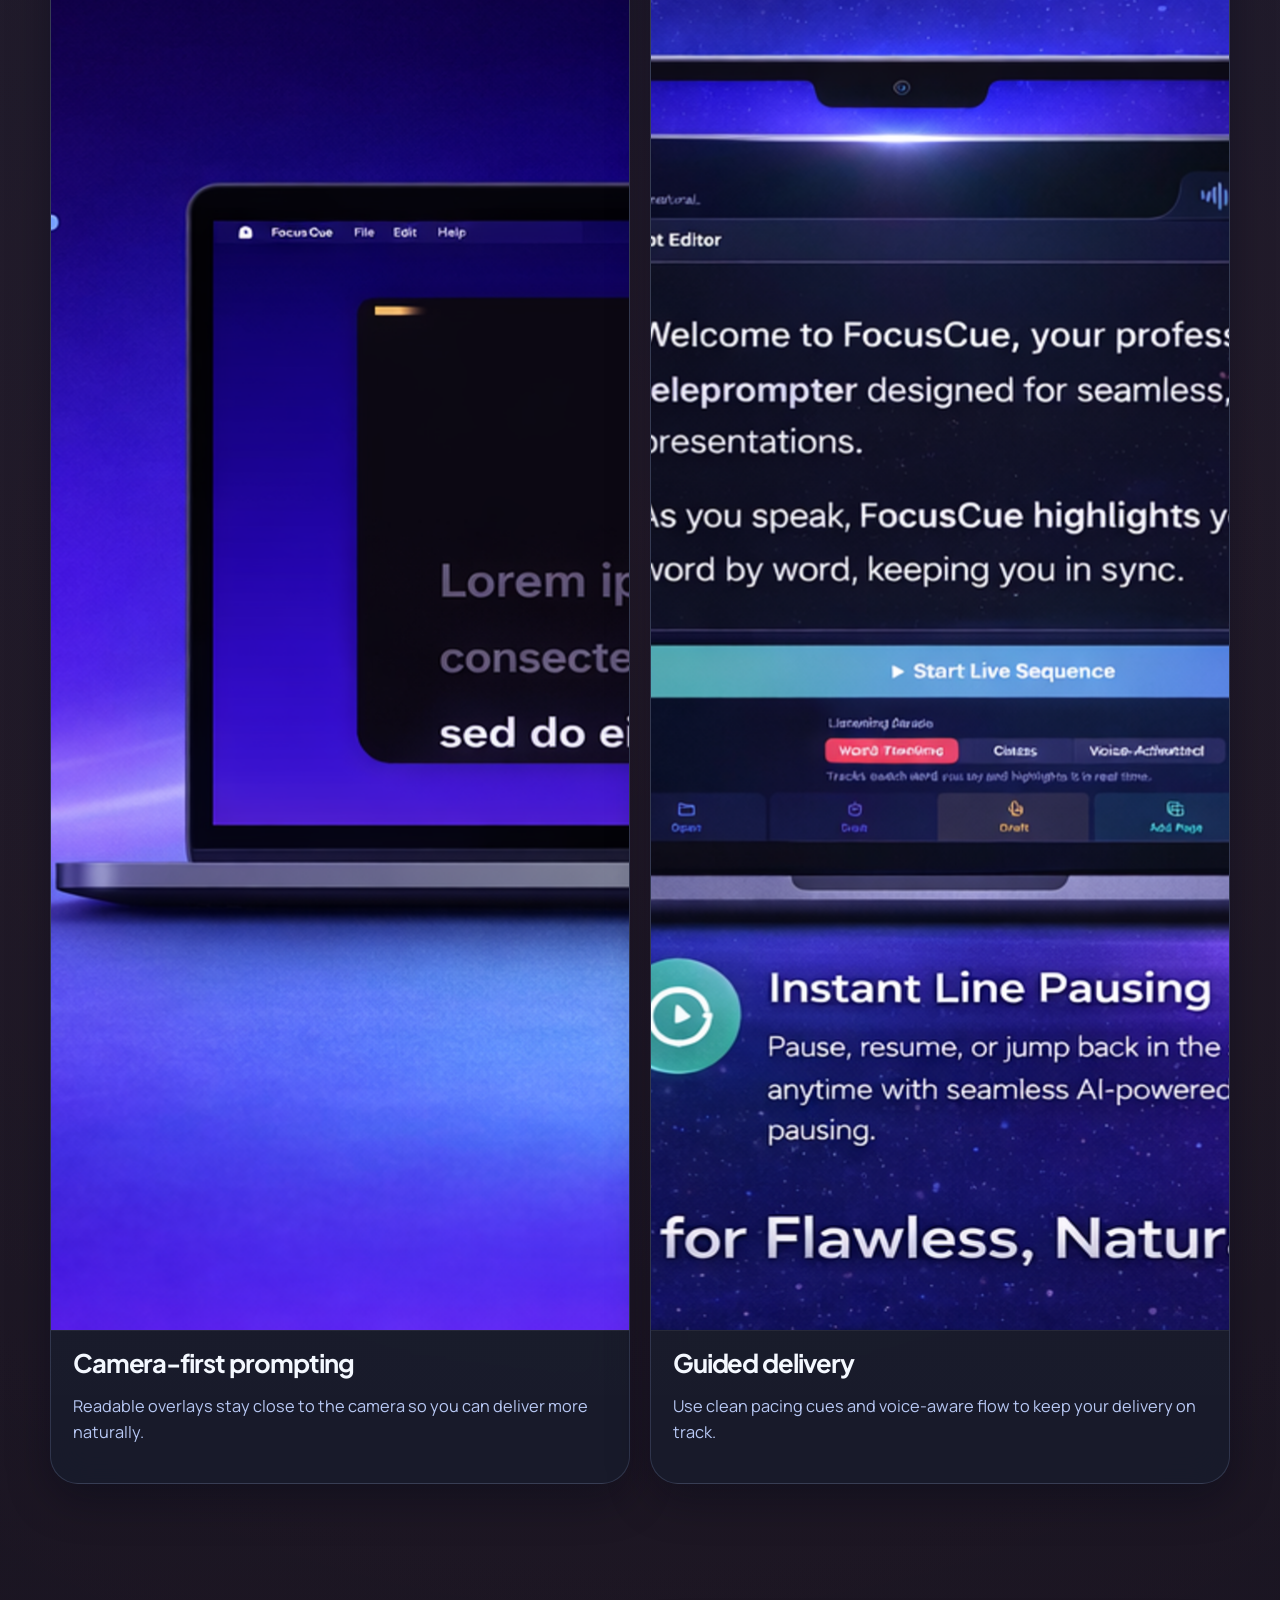
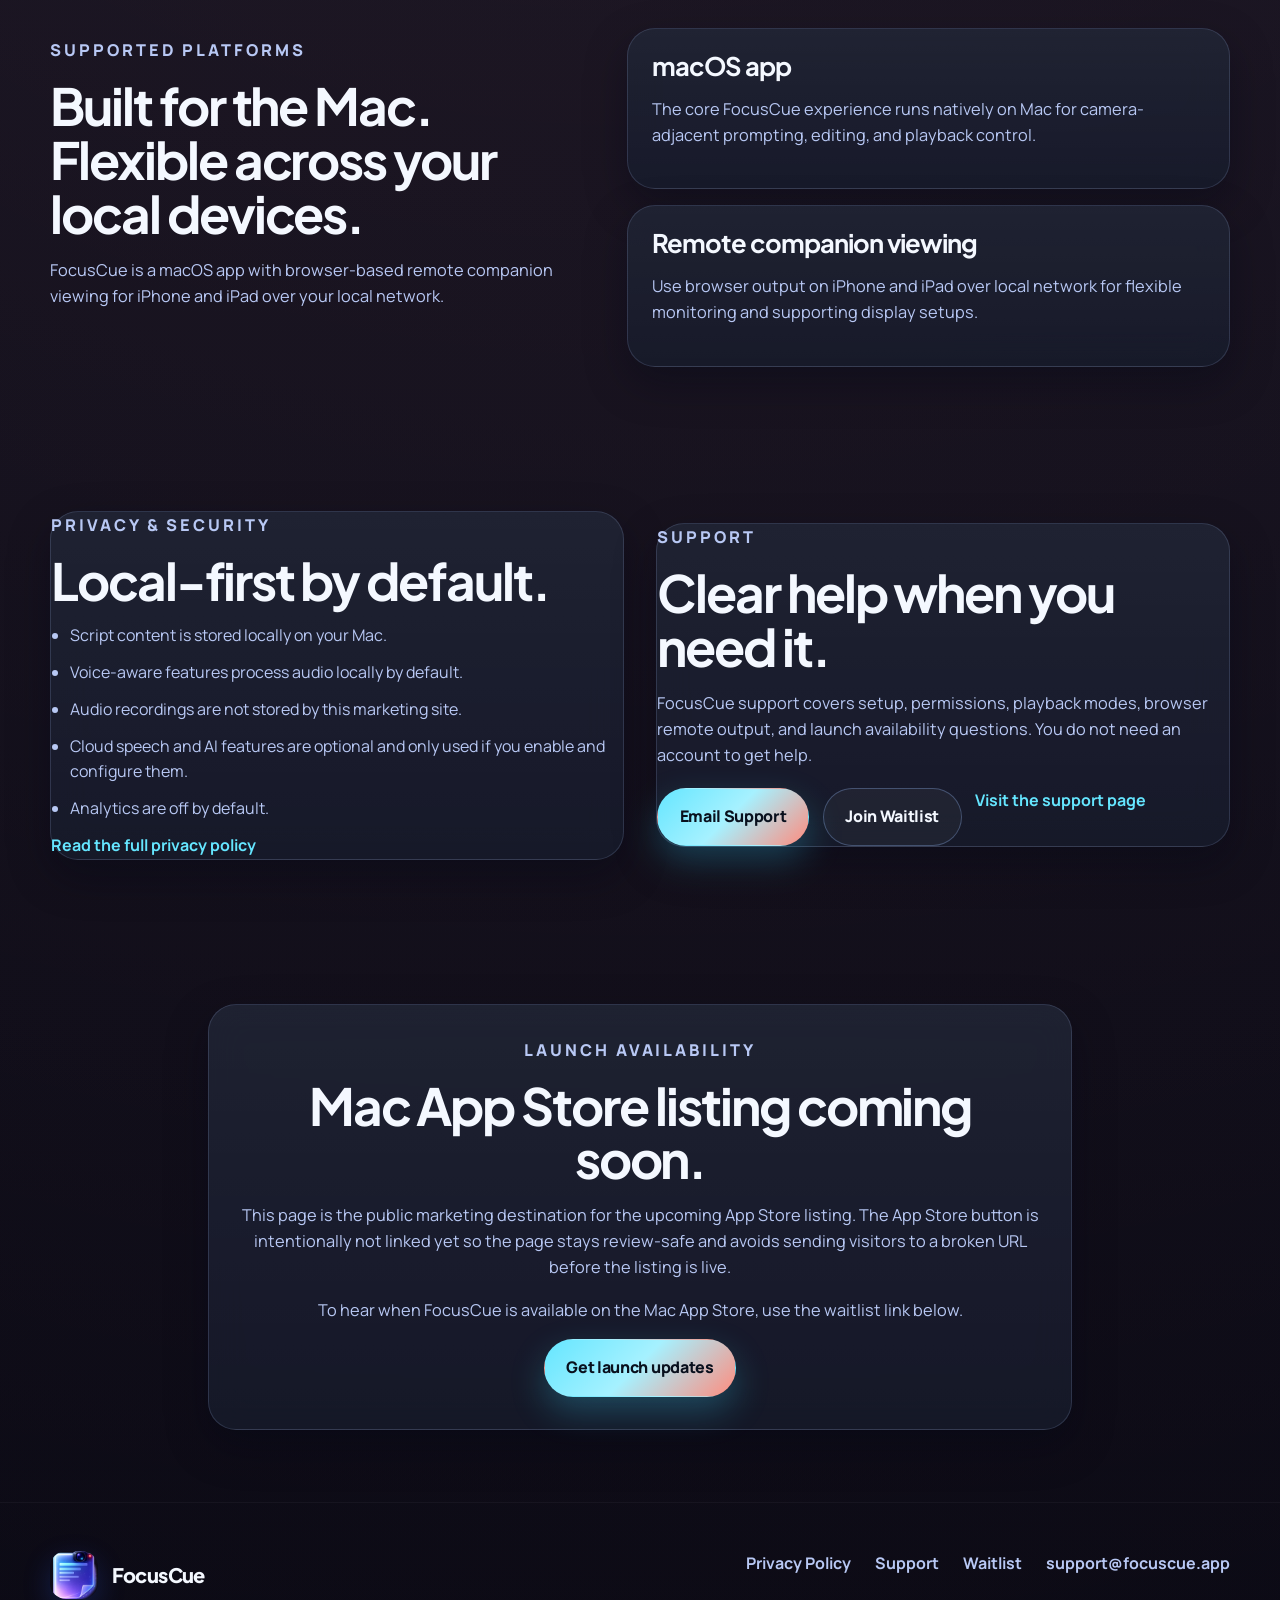
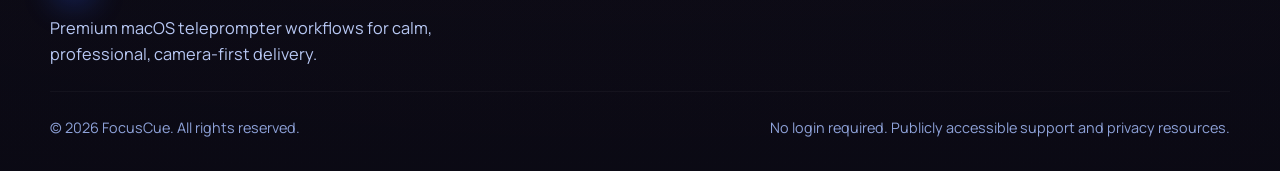
<file: marketing-site/index.html>
<!DOCTYPE html>
<html lang="en">
<head>
  <meta charset="UTF-8">
  <meta name="viewport" content="width=device-width, initial-scale=1.0">
  <title>FocusCue | Premium macOS Teleprompter for Natural On-Camera Delivery</title>
  <meta
    name="description"
    content="FocusCue is a premium macOS teleprompter that keeps your script near the camera, syncs with your delivery, and supports private, local-first presentation workflows."
  >
  <meta property="og:title" content="FocusCue | Premium macOS Teleprompter for Natural On-Camera Delivery">
  <meta
    property="og:description"
    content="Stay on script, stay on camera, and stay natural with a local-first teleprompter built for live calls, recorded presentations, and polished delivery."
  >
  <meta property="og:type" content="website">
  <meta property="og:url" content="https://saransh-sharma.github.io/FocusCue/marketing-site/">
  <meta property="og:image" content="./assets/images/screenshots/focuscue-app-showcase.png">
  <meta name="twitter:card" content="summary_large_image">
  <meta name="twitter:title" content="FocusCue | Premium macOS Teleprompter for Natural On-Camera Delivery">
  <meta
    name="twitter:description"
    content="A premium macOS teleprompter for calm, camera-first presentations with local-first privacy and multi-surface output."
  >
  <meta name="twitter:image" content="./assets/images/screenshots/focuscue-app-showcase.png">
  <link rel="canonical" href="https://saransh-sharma.github.io/FocusCue/marketing-site/">
  <link rel="preconnect" href="https://fonts.googleapis.com">
  <link rel="preconnect" href="https://fonts.gstatic.com" crossorigin>
  <link
    href="https://fonts.googleapis.com/css2?family=Manrope:wght@400;500;600;700;800&family=Plus+Jakarta+Sans:wght@500;600;700;800&display=swap"
    rel="stylesheet"
  >
  <link rel="icon" type="image/png" sizes="128x128" href="./assets/images/favicon/favicon-128.png">
  <link rel="icon" type="image/png" sizes="512x512" href="./assets/images/favicon/favicon-512.png">
  <link rel="stylesheet" href="./assets/css/site.css">
</head>
<body>
  <a class="skip-link" href="#main-content">Skip to content</a>
  <div class="site-shell">
    <header class="site-header">
      <div class="container nav-bar">
        <a class="brand" href="./" aria-label="FocusCue home">
          <img src="./assets/images/focuscue-logo.png" alt="FocusCue logo" width="48" height="48">
          <span>FocusCue</span>
        </a>
        <button class="nav-toggle" type="button" aria-expanded="false" aria-controls="site-nav" data-nav-toggle>
          Menu
        </button>
        <nav class="site-nav" id="site-nav" aria-label="Primary navigation" data-nav-panel>
          <a href="#features">Features</a>
          <a href="#gallery">Product Views</a>
          <a href="#privacy-summary">Privacy</a>
          <a href="./support/">Support</a>
        </nav>
      </div>
    </header>

    <main id="main-content">
      <section class="hero-section section" data-reveal>
        <div class="container hero-grid">
          <div class="hero-copy">
            <p class="eyebrow">App Store Ready Marketing Page</p>
            <h1>Stay on script. Stay on camera. Stay natural.</h1>
            <p class="lead">
              FocusCue is a premium macOS teleprompter workspace built for live calls, recordings, demos, and
              professional presentations. Keep your script close to the camera, follow your natural pace, and deliver
              with confidence without breaking eye contact.
            </p>
            <div class="cta-row">
              <a
                class="button button-primary"
                data-mailto="hello@focuscue.app"
                data-subject="FocusCue Waitlist"
                href="mailto:hello@focuscue.app?subject=FocusCue%20Waitlist"
              >Join Waitlist</a>
              <a class="button button-secondary" href="#availability">Mac App Store Soon</a>
            </div>
            <ul class="trust-strip" aria-label="Trust indicators">
              <li>Built for macOS</li>
              <li>Local-first</li>
              <li>Publicly available support</li>
            </ul>
          </div>

          <div class="hero-visual">
            <div class="orb orb-a" aria-hidden="true"></div>
            <div class="orb orb-b" aria-hidden="true"></div>
            <div class="device-stage">
              <figure class="hero-image-shell">
                <img
                  src="./assets/images/screenshots/focuscue-app-showcase.png"
                  alt="FocusCue workspace showcasing professional-grade presentation controls on macOS."
                  width="2560"
                  height="1600"
                >
                <figcaption class="hero-image-caption">
                  <span>FocusCue live workspace</span>
                  <strong>Professional-grade teleprompter control on Mac.</strong>
                </figcaption>
              </figure>
            </div>
          </div>
        </div>
      </section>

      <section class="proof-section section" data-reveal>
        <div class="container proof-grid">
          <div class="proof-copy surface-card">
            <p class="eyebrow">Product Proof</p>
            <h2>Built for polished, camera-first delivery.</h2>
            <p>
              FocusCue combines speech-aware reading, multi-display output, and calm on-screen presentation controls
              so your delivery stays precise, natural, and professional from first line to final close.
            </p>
            <ul class="bullet-list">
              <li>Voice-aware prompting that follows your pace</li>
              <li>Camera-adjacent reading designed for natural eye contact</li>
              <li>External display and browser remote output for flexible setups</li>
            </ul>
          </div>
          <div class="proof-panel surface-card">
            <div class="proof-preview">
              <figure class="proof-display primary image-frame">
                <img
                  src="./assets/images/screenshots/focuscue-voice-sync.png"
                  alt="FocusCue showing a voice-synced teleprompter near the camera for natural delivery."
                  width="2560"
                  height="1600"
                >
                <figcaption>
                  <span class="proof-label">Presentation Overlay</span>
                  <strong>Look at the camera while reading your script.</strong>
                  <p>Your teleprompter stays close to your eyeline while voice-aware guidance keeps the read smooth.</p>
                </figcaption>
              </figure>
              <figure class="proof-display secondary image-frame compact-frame">
                <img
                  src="./assets/images/screenshots/focuscue-hero-generated.png"
                  alt="FocusCue hero view showing the app interface and key benefits for on-camera delivery."
                  width="2560"
                  height="1600"
                  loading="lazy"
                >
                <figcaption>
                  <span class="proof-label">Product Showcase</span>
                  <p>Premium visuals anchored in the real app interface and current FocusCue branding.</p>
                </figcaption>
              </figure>
            </div>
          </div>
        </div>
      </section>

      <section class="section" id="features" data-reveal>
        <div class="container">
          <div class="section-heading">
            <p class="eyebrow">Feature Highlights</p>
            <h2>High-performance tools for professional-grade presentations.</h2>
            <p>
              Every feature below maps directly to FocusCue’s shipped product capabilities for real macOS presentation workflows.
            </p>
          </div>
          <div class="feature-grid">
            <article class="feature-card surface-card">
              <span class="feature-icon">Voice</span>
              <h3>Voice-Synced Teleprompter</h3>
              <p>Follow your delivery with speech-aware progression that keeps your script aligned with your speaking pace.</p>
            </article>
            <article class="feature-card surface-card">
              <span class="feature-icon">Track</span>
              <h3>Word Tracking</h3>
              <p>Highlight words in real time to make long-form reads easier to follow and easier to recover mid-sentence.</p>
            </article>
            <article class="feature-card surface-card">
              <span class="feature-icon">Timer</span>
              <h3>Smart Countdown Timing</h3>
              <p>Stay on time with countdown guidance, clean pacing cues, and playback modes built for structured delivery.</p>
            </article>
            <article class="feature-card surface-card">
              <span class="feature-icon">Display</span>
              <h3>Multi-Display Output</h3>
              <p>Drive notch, floating, fullscreen, and external-display surfaces from one workspace without breaking flow.</p>
            </article>
            <article class="feature-card surface-card">
              <span class="feature-icon">Remote</span>
              <h3>Browser Remote Screen Sync</h3>
              <p>Mirror live teleprompter state to local-network browser views on iPhone, iPad, or another display.</p>
            </article>
            <article class="feature-card surface-card">
              <span class="feature-icon">Secure</span>
              <h3>Local, Private, and Secure</h3>
              <p>Your scripts stay on your Mac by default, with optional cloud features enabled only when you choose them.</p>
            </article>
          </div>
        </div>
      </section>

      <section class="section" id="gallery" data-reveal>
        <div class="container">
          <div class="section-heading">
            <p class="eyebrow">Product Views</p>
            <h2>Focused presentation workflows for calls, recordings, and remote setups.</h2>
            <p>
              Selected FocusCue-branded screenshots from the current product experience, covering camera-first delivery,
              private workflows, and flexible remote viewing.
            </p>
          </div>

          <div class="gallery-grid">
            <article class="gallery-card gallery-spotlight surface-card">
              <figure class="image-frame gallery-media">
                <img
                  src="./assets/images/screenshots/focuscue-macbook-hero.png"
                  alt="FocusCue featured on a MacBook with camera-first teleprompter benefits."
                  width="2560"
                  height="1600"
                  loading="lazy"
                >
                <figcaption class="gallery-caption">
                  <span class="showcase-label">Speaking naturally on camera</span>
                  <h3>Camera-first prompting</h3>
                  <p>Designed for natural eye contact on live calls, webinars, tutorials, and recordings.</p>
                </figcaption>
              </figure>
            </article>

            <article class="gallery-card surface-card">
              <figure class="image-frame gallery-media">
                <img
                  src="./assets/images/screenshots/focuscue-private-workflow.png"
                  alt="FocusCue private workflow view during video calls and screen sharing scenarios."
                  width="2560"
                  height="1600"
                  loading="lazy"
                >
                <figcaption class="gallery-caption">
                  <span class="showcase-label">Private prompt workflow</span>
                  <h3>Best-effort private delivery</h3>
                  <p>Built for supported workflows where you need to stay on message without exposing your prompt.</p>
                </figcaption>
              </figure>
            </article>

            <article class="gallery-card surface-card">
              <figure class="image-frame gallery-media">
                <img
                  src="./assets/images/screenshots/focuscue-remote-sync.png"
                  alt="FocusCue syncing teleprompter output across a Mac and companion devices over local network."
                  width="2560"
                  height="1600"
                  loading="lazy"
                >
                <figcaption class="gallery-caption">
                  <span class="showcase-label">Remote companion view</span>
                  <h3>Remote screen sync</h3>
                  <p>Extend your setup with browser-based companion viewing on other devices on the same network.</p>
                </figcaption>
              </figure>
            </article>
          </div>
        </div>
      </section>

      <section class="section" data-reveal>
        <div class="container">
          <div class="section-heading">
            <p class="eyebrow">More Product Detail</p>
            <h2>Focused UI built for serious presenters.</h2>
            <p>
              Additional FocusCue product screens highlighting clean script visibility, multi-mode playback, and a
              workspace designed for fast preparation before you go live.
            </p>
          </div>
          <div class="detail-grid">
            <figure class="surface-card image-frame detail-card">
              <img
                src="./assets/images/screenshots/focuscue-camera-read.png"
                alt="FocusCue teleprompter interface showing readable text near the camera."
                width="2560"
                height="1600"
                loading="lazy"
              >
              <figcaption class="gallery-caption">
                <h3>Camera-first prompting</h3>
                <p>Readable overlays stay close to the camera so you can deliver more naturally.</p>
              </figcaption>
            </figure>
            <figure class="surface-card image-frame detail-card">
              <img
                src="./assets/images/screenshots/focuscue-smart-teleprompter.png"
                alt="FocusCue smart teleprompter view summarizing AI-powered sync and quick natural delivery."
                width="2560"
                height="1600"
                loading="lazy"
              >
              <figcaption class="gallery-caption">
                <h3>Guided delivery</h3>
                <p>Use clean pacing cues and voice-aware flow to keep your delivery on track.</p>
              </figcaption>
            </figure>
          </div>
        </div>
      </section>

      <section class="section" data-reveal>
        <div class="container platform-grid">
          <div class="section-heading platform-copy">
            <p class="eyebrow">Supported Platforms</p>
            <h2>Built for the Mac. Flexible across your local devices.</h2>
            <p>
              FocusCue is a macOS app with browser-based remote companion viewing for iPhone and iPad over your local network.
            </p>
          </div>
          <div class="platform-cards">
            <div class="platform-card surface-card">
              <h3>macOS app</h3>
              <p>The core FocusCue experience runs natively on Mac for camera-adjacent prompting, editing, and playback control.</p>
            </div>
            <div class="platform-card surface-card">
              <h3>Remote companion viewing</h3>
              <p>Use browser output on iPhone and iPad over local network for flexible monitoring and supporting display setups.</p>
            </div>
          </div>
        </div>
      </section>

      <section class="section" id="privacy-summary" data-reveal>
        <div class="container two-column-grid">
          <div class="surface-card">
            <p class="eyebrow">Privacy &amp; Security</p>
            <h2>Local-first by default.</h2>
            <ul class="bullet-list">
              <li>Script content is stored locally on your Mac.</li>
              <li>Voice-aware features process audio locally by default.</li>
              <li>Audio recordings are not stored by this marketing site.</li>
              <li>Cloud speech and AI features are optional and only used if you enable and configure them.</li>
              <li>Analytics are off by default.</li>
            </ul>
            <a class="text-link" href="./privacy/">Read the full privacy policy</a>
          </div>

          <div class="surface-card">
            <p class="eyebrow">Support</p>
            <h2>Clear help when you need it.</h2>
            <p>
              FocusCue support covers setup, permissions, playback modes, browser remote output, and launch availability
              questions. You do not need an account to get help.
            </p>
            <div class="stacked-actions">
              <a
                class="button button-primary"
                data-mailto="support@focuscue.app"
                data-subject="FocusCue Support"
                href="mailto:support@focuscue.app?subject=FocusCue%20Support"
              >Email Support</a>
              <a
                class="button button-secondary"
                data-mailto="hello@focuscue.app"
                data-subject="FocusCue Waitlist"
                href="mailto:hello@focuscue.app?subject=FocusCue%20Waitlist"
              >Join Waitlist</a>
              <a class="text-link" href="./support/">Visit the support page</a>
            </div>
          </div>
        </div>
      </section>

      <section class="section" id="availability" data-reveal>
        <div class="container availability-panel surface-card">
          <p class="eyebrow">Launch Availability</p>
          <h2>Mac App Store listing coming soon.</h2>
          <p>
            This page is the public marketing destination for the upcoming App Store listing. The App Store button is
            intentionally not linked yet so the page stays review-safe and avoids sending visitors to a broken URL
            before the listing is live.
          </p>
          <p class="availability-note">
            To hear when FocusCue is available on the Mac App Store, use the waitlist link below.
          </p>
          <a
            class="button button-primary"
            data-mailto="hello@focuscue.app"
            data-subject="FocusCue Waitlist"
            href="mailto:hello@focuscue.app?subject=FocusCue%20Waitlist"
          >Get launch updates</a>
        </div>
      </section>
    </main>

    <footer class="site-footer">
      <div class="container footer-grid">
        <div>
          <a class="brand footer-brand" href="./">
            <img src="./assets/images/focuscue-logo.png" alt="FocusCue logo" width="40" height="40">
            <span>FocusCue</span>
          </a>
          <p class="footer-copy">
            Premium macOS teleprompter workflows for calm, professional, camera-first delivery.
          </p>
        </div>
        <nav class="footer-links" aria-label="Footer navigation">
          <a href="./privacy/">Privacy Policy</a>
          <a href="./support/">Support</a>
          <a href="mailto:hello@focuscue.app?subject=FocusCue%20Waitlist">Waitlist</a>
          <a href="mailto:support@focuscue.app?subject=FocusCue%20Support">support@focuscue.app</a>
        </nav>
      </div>
      <div class="container footer-meta">
        <span>&copy; 2026 FocusCue. All rights reserved.</span>
        <span>No login required. Publicly accessible support and privacy resources.</span>
      </div>
    </footer>
  </div>

  <script src="./assets/js/site.js"></script>
</body>
</html>
</file>
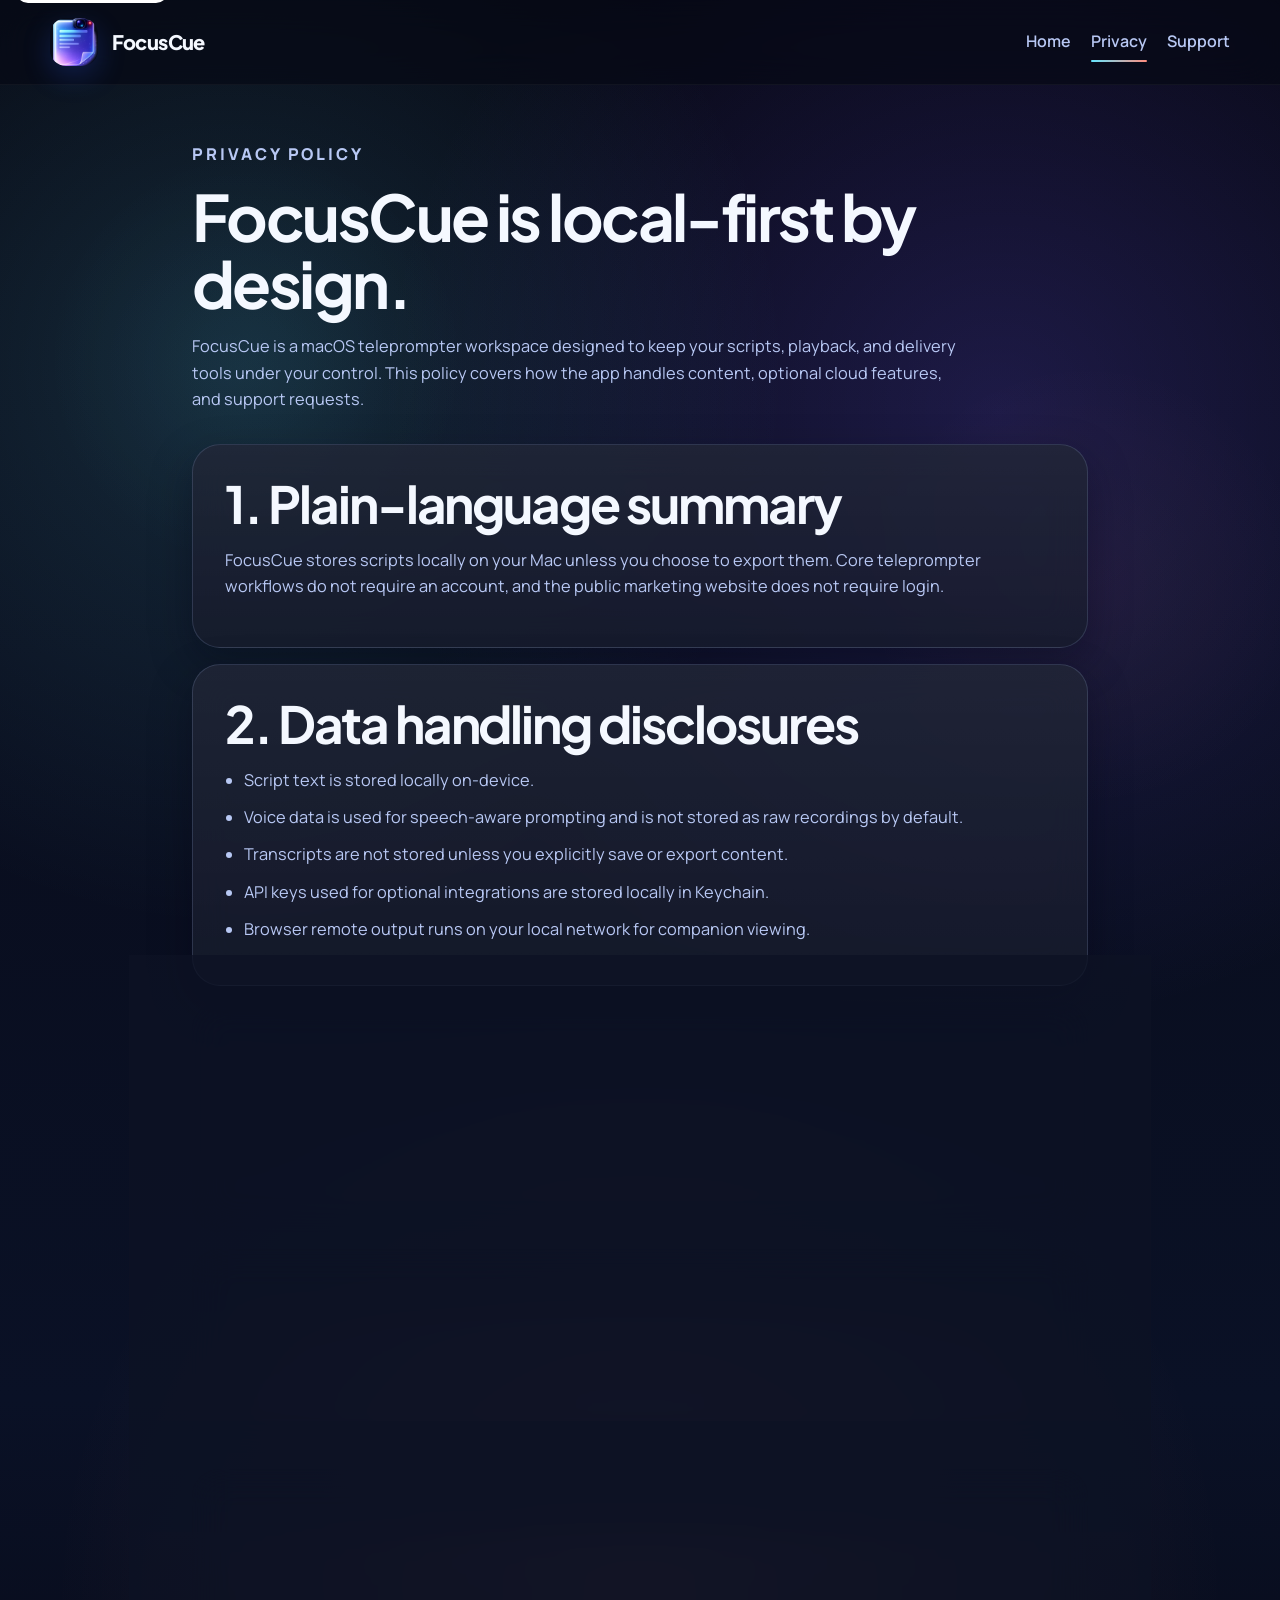
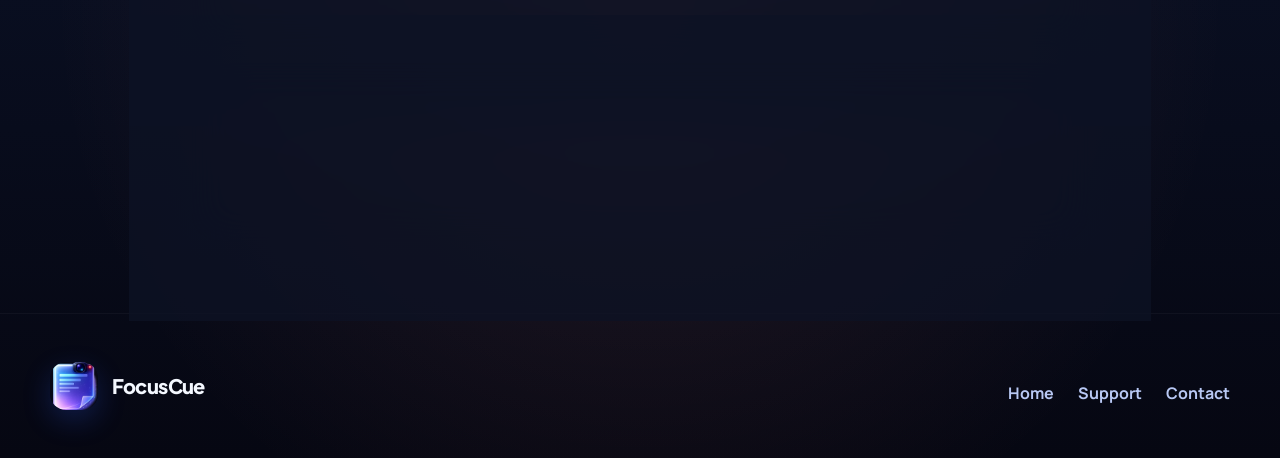
<file: marketing-site/privacy/index.html>
<!DOCTYPE html>
<html lang="en">
<head>
  <meta charset="UTF-8">
  <meta name="viewport" content="width=device-width, initial-scale=1.0">
  <title>FocusCue Privacy Policy</title>
  <meta
    name="description"
    content="FocusCue privacy policy covering local-first script handling, optional cloud features, and support contact details."
  >
  <link rel="preconnect" href="https://fonts.googleapis.com">
  <link rel="preconnect" href="https://fonts.gstatic.com" crossorigin>
  <link
    href="https://fonts.googleapis.com/css2?family=Manrope:wght@400;500;600;700;800&family=Plus+Jakarta+Sans:wght@500;600;700;800&display=swap"
    rel="stylesheet"
  >
  <link rel="icon" type="image/png" sizes="128x128" href="../assets/images/favicon/favicon-128.png">
  <link rel="stylesheet" href="../assets/css/site.css">
</head>
<body class="subpage-body">
  <a class="skip-link" href="#main-content">Skip to content</a>
  <div class="site-shell">
    <header class="site-header">
      <div class="container nav-bar">
        <a class="brand" href="../" aria-label="FocusCue home">
          <img src="../assets/images/focuscue-logo.png" alt="FocusCue logo" width="48" height="48">
          <span>FocusCue</span>
        </a>
        <nav class="site-nav static-nav" aria-label="Primary navigation">
          <a href="../">Home</a>
          <a href="./" aria-current="page">Privacy</a>
          <a href="../support/">Support</a>
        </nav>
      </div>
    </header>

    <main id="main-content" class="section">
      <div class="container legal-shell">
        <div class="section-heading aligned-left" data-reveal>
          <p class="eyebrow">Privacy Policy</p>
          <h1>FocusCue is local-first by design.</h1>
          <p>
            FocusCue is a macOS teleprompter workspace designed to keep your scripts, playback, and delivery tools under
            your control. This policy covers how the app handles content, optional cloud features, and support requests.
          </p>
        </div>

        <section class="legal-card surface-card" data-reveal>
          <h2>1. Plain-language summary</h2>
          <p>
            FocusCue stores scripts locally on your Mac unless you choose to export them. Core teleprompter workflows do
            not require an account, and the public marketing website does not require login.
          </p>
        </section>

        <section class="legal-card surface-card" data-reveal>
          <h2>2. Data handling disclosures</h2>
          <ul class="bullet-list">
            <li>Script text is stored locally on-device.</li>
            <li>Voice data is used for speech-aware prompting and is not stored as raw recordings by default.</li>
            <li>Transcripts are not stored unless you explicitly save or export content.</li>
            <li>API keys used for optional integrations are stored locally in Keychain.</li>
            <li>Browser remote output runs on your local network for companion viewing.</li>
          </ul>
        </section>

        <section class="legal-card surface-card" data-reveal>
          <h2>3. Optional cloud features</h2>
          <p>
            If you enable optional cloud speech or AI features, only the limited data required for that selected feature
            may be processed by the provider you choose. These services are opt-in and are not required for basic app use.
          </p>
        </section>

        <section class="legal-card surface-card" data-reveal>
          <h2>4. Analytics</h2>
          <p>
            Analytics are off by default. If the product’s analytics posture changes in the future, this page should be
            updated before release so the public statement remains accurate.
          </p>
        </section>

        <section class="legal-card surface-card" data-reveal>
          <h2>5. Privacy questions</h2>
          <p>
            For privacy questions or product support, contact
            <a class="text-link" href="mailto:support@focuscue.app?subject=FocusCue%20Privacy%20Question">support@focuscue.app</a>.
          </p>
        </section>

        <section class="legal-card surface-card" data-reveal>
          <h2>6. Last updated</h2>
          <p>Last updated: March 4, 2026.</p>
        </section>
      </div>
    </main>

    <footer class="site-footer">
      <div class="container footer-grid compact">
        <div>
          <a class="brand footer-brand" href="../">
            <img src="../assets/images/focuscue-logo.png" alt="FocusCue logo" width="40" height="40">
            <span>FocusCue</span>
          </a>
        </div>
        <nav class="footer-links" aria-label="Footer navigation">
          <a href="../">Home</a>
          <a href="../support/">Support</a>
          <a href="mailto:support@focuscue.app?subject=FocusCue%20Privacy%20Question">Contact</a>
        </nav>
      </div>
    </footer>
  </div>

  <script src="../assets/js/site.js"></script>
</body>
</html>
</file>
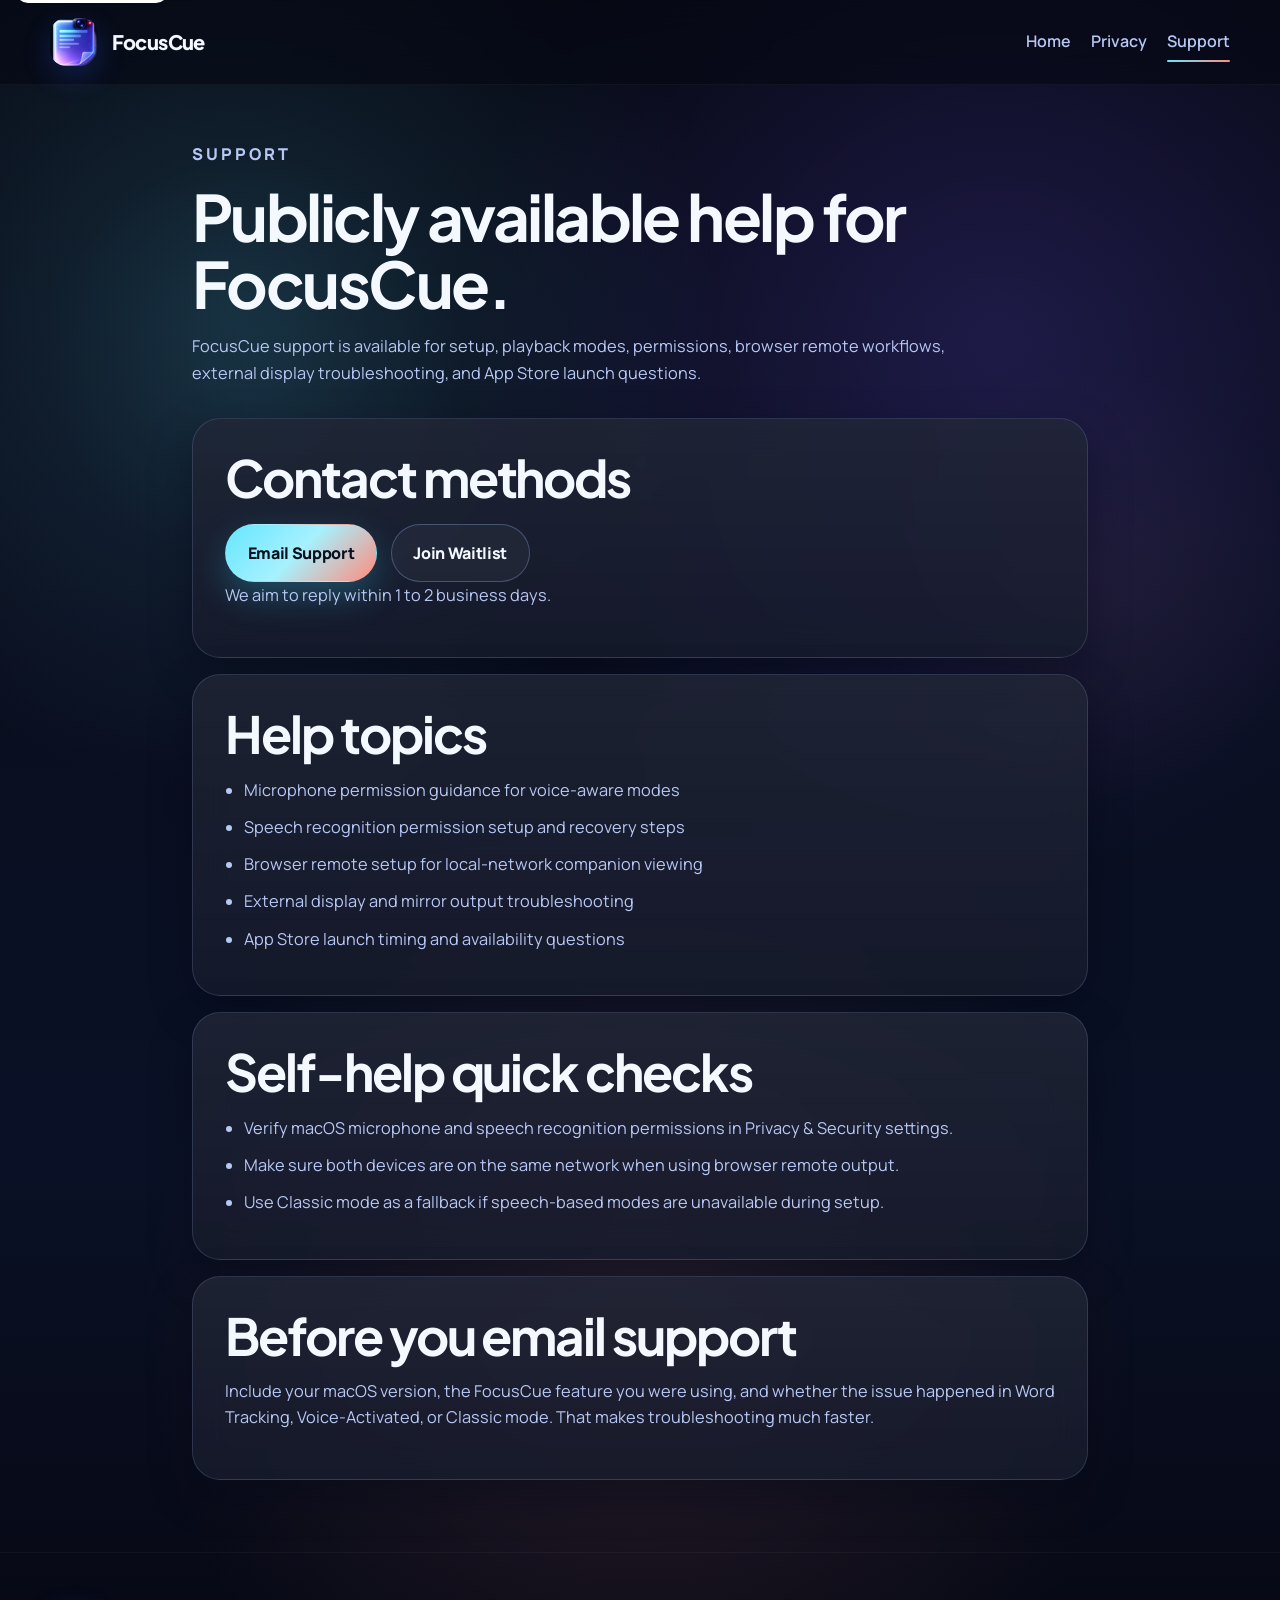
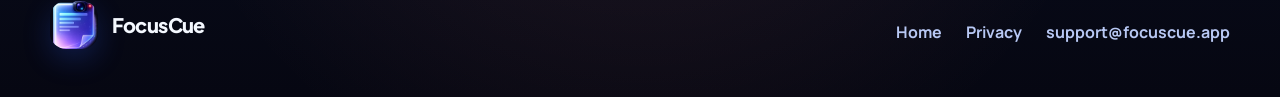
<file: marketing-site/support/index.html>
<!DOCTYPE html>
<html lang="en">
<head>
  <meta charset="UTF-8">
  <meta name="viewport" content="width=device-width, initial-scale=1.0">
  <title>FocusCue Support</title>
  <meta
    name="description"
    content="FocusCue support for setup, permissions, browser remote output, and App Store launch questions."
  >
  <link rel="preconnect" href="https://fonts.googleapis.com">
  <link rel="preconnect" href="https://fonts.gstatic.com" crossorigin>
  <link
    href="https://fonts.googleapis.com/css2?family=Manrope:wght@400;500;600;700;800&family=Plus+Jakarta+Sans:wght@500;600;700;800&display=swap"
    rel="stylesheet"
  >
  <link rel="icon" type="image/png" sizes="128x128" href="../assets/images/favicon/favicon-128.png">
  <link rel="stylesheet" href="../assets/css/site.css">
</head>
<body class="subpage-body">
  <a class="skip-link" href="#main-content">Skip to content</a>
  <div class="site-shell">
    <header class="site-header">
      <div class="container nav-bar">
        <a class="brand" href="../" aria-label="FocusCue home">
          <img src="../assets/images/focuscue-logo.png" alt="FocusCue logo" width="48" height="48">
          <span>FocusCue</span>
        </a>
        <nav class="site-nav static-nav" aria-label="Primary navigation">
          <a href="../">Home</a>
          <a href="../privacy/">Privacy</a>
          <a href="./" aria-current="page">Support</a>
        </nav>
      </div>
    </header>

    <main id="main-content" class="section">
      <div class="container legal-shell">
        <div class="section-heading aligned-left" data-reveal>
          <p class="eyebrow">Support</p>
          <h1>Publicly available help for FocusCue.</h1>
          <p>
            FocusCue support is available for setup, playback modes, permissions, browser remote workflows, external
            display troubleshooting, and App Store launch questions.
          </p>
        </div>

        <section class="legal-card surface-card" data-reveal>
          <h2>Contact methods</h2>
          <div class="stacked-actions">
            <a class="button button-primary" href="mailto:support@focuscue.app?subject=FocusCue%20Support">Email Support</a>
            <a class="button button-secondary" href="mailto:hello@focuscue.app?subject=FocusCue%20Waitlist">Join Waitlist</a>
          </div>
          <p>We aim to reply within 1 to 2 business days.</p>
        </section>

        <section class="legal-card surface-card" data-reveal>
          <h2>Help topics</h2>
          <ul class="bullet-list">
            <li>Microphone permission guidance for voice-aware modes</li>
            <li>Speech recognition permission setup and recovery steps</li>
            <li>Browser remote setup for local-network companion viewing</li>
            <li>External display and mirror output troubleshooting</li>
            <li>App Store launch timing and availability questions</li>
          </ul>
        </section>

        <section class="legal-card surface-card" data-reveal>
          <h2>Self-help quick checks</h2>
          <ul class="bullet-list">
            <li>Verify macOS microphone and speech recognition permissions in Privacy &amp; Security settings.</li>
            <li>Make sure both devices are on the same network when using browser remote output.</li>
            <li>Use Classic mode as a fallback if speech-based modes are unavailable during setup.</li>
          </ul>
        </section>

        <section class="legal-card surface-card" data-reveal>
          <h2>Before you email support</h2>
          <p>
            Include your macOS version, the FocusCue feature you were using, and whether the issue happened in Word
            Tracking, Voice-Activated, or Classic mode. That makes troubleshooting much faster.
          </p>
        </section>
      </div>
    </main>

    <footer class="site-footer">
      <div class="container footer-grid compact">
        <div>
          <a class="brand footer-brand" href="../">
            <img src="../assets/images/focuscue-logo.png" alt="FocusCue logo" width="40" height="40">
            <span>FocusCue</span>
          </a>
        </div>
        <nav class="footer-links" aria-label="Footer navigation">
          <a href="../">Home</a>
          <a href="../privacy/">Privacy</a>
          <a href="mailto:support@focuscue.app?subject=FocusCue%20Support">support@focuscue.app</a>
        </nav>
      </div>
    </footer>
  </div>

  <script src="../assets/js/site.js"></script>
</body>
</html>
</file>
<file: marketing-site/assets/css/site.css>
:root {
  --bg-base: #070814;
  --bg-deep: #0b1022;
  --bg-panel: rgba(13, 18, 36, 0.78);
  --bg-panel-strong: rgba(17, 25, 49, 0.92);
  --bg-panel-soft: rgba(255, 255, 255, 0.06);
  --text-primary: #f4f8ff;
  --text-secondary: #b8c8f4;
  --text-muted: #8ea2d9;
  --line-soft: rgba(175, 201, 255, 0.16);
  --line-strong: rgba(151, 193, 255, 0.3);
  --cyan: #65e6ff;
  --cyan-strong: #3dd3ef;
  --coral: #ff8c7e;
  --amber: #f8be6d;
  --violet: #7459ff;
  --shadow-float: 0 32px 90px rgba(0, 0, 0, 0.45);
  --shadow-card: 0 16px 42px rgba(2, 5, 20, 0.34);
  --radius-card: 28px;
  --radius-pill: 999px;
  --container: 1180px;
  --header-height: 84px;
  --font-display: "Plus Jakarta Sans", "Avenir Next", "Segoe UI", sans-serif;
  --font-body: "Manrope", "Avenir Next", "Segoe UI", sans-serif;
}

*,
*::before,
*::after {
  box-sizing: border-box;
}

html {
  scroll-behavior: smooth;
}

body {
  margin: 0;
  min-width: 320px;
  color: var(--text-primary);
  font-family: var(--font-body);
  background:
    radial-gradient(circle at 18% 18%, rgba(101, 230, 255, 0.14), transparent 28%),
    radial-gradient(circle at 78% 20%, rgba(116, 89, 255, 0.2), transparent 32%),
    radial-gradient(circle at 50% 78%, rgba(255, 140, 126, 0.12), transparent 34%),
    linear-gradient(180deg, #060712 0%, #090d1d 32%, #0a1126 68%, #060712 100%);
  line-height: 1.6;
}

body::before {
  content: "";
  position: fixed;
  inset: 0;
  pointer-events: none;
  background:
    radial-gradient(circle at 20% 40%, rgba(61, 211, 239, 0.06), transparent 18%),
    radial-gradient(circle at 85% 65%, rgba(255, 140, 126, 0.05), transparent 18%);
  mix-blend-mode: screen;
}

img {
  max-width: 100%;
  display: block;
}

a {
  color: inherit;
  text-decoration: none;
}

p,
ul {
  margin-top: 0;
}

.skip-link {
  position: absolute;
  left: 1rem;
  top: -3rem;
  z-index: 100;
  padding: 0.8rem 1rem;
  border-radius: 0.75rem;
  background: #ffffff;
  color: #111827;
  font-weight: 700;
}

.skip-link:focus {
  top: 1rem;
}

.site-shell {
  position: relative;
  overflow: clip;
}

.container {
  width: min(calc(100% - 2rem), var(--container));
  margin: 0 auto;
}

.section {
  padding: 4.5rem 0;
}

.site-header {
  position: sticky;
  top: 0;
  z-index: 20;
  backdrop-filter: blur(18px);
  background: rgba(6, 9, 22, 0.68);
  border-bottom: 1px solid rgba(255, 255, 255, 0.04);
}

.nav-bar {
  min-height: var(--header-height);
  display: flex;
  align-items: center;
  justify-content: space-between;
  gap: 1.5rem;
}

.brand {
  display: inline-flex;
  align-items: center;
  gap: 0.85rem;
  font-family: var(--font-display);
  font-size: 1.25rem;
  font-weight: 800;
  letter-spacing: -0.03em;
}

.brand img {
  width: 3rem;
  height: 3rem;
  border-radius: 1rem;
  box-shadow: 0 10px 28px rgba(47, 95, 255, 0.22);
}

.site-nav {
  display: flex;
  align-items: center;
  gap: 1.25rem;
  color: var(--text-secondary);
  font-weight: 600;
}

.site-nav a {
  position: relative;
  padding: 0.25rem 0;
}

.site-nav a::after {
  content: "";
  position: absolute;
  left: 0;
  bottom: -0.2rem;
  width: 100%;
  height: 2px;
  border-radius: 999px;
  background: linear-gradient(90deg, var(--cyan), var(--coral));
  transform: scaleX(0);
  transform-origin: left;
  transition: transform 180ms ease;
}

.site-nav a:hover::after,
.site-nav a:focus-visible::after,
.site-nav a[aria-current="page"]::after {
  transform: scaleX(1);
}

.nav-toggle {
  display: none;
  border: 1px solid var(--line-soft);
  border-radius: var(--radius-pill);
  background: rgba(255, 255, 255, 0.04);
  color: var(--text-primary);
  padding: 0.75rem 1rem;
  font-weight: 700;
  font-family: var(--font-body);
}

.surface-card {
  position: relative;
  border: 1px solid var(--line-soft);
  border-radius: var(--radius-card);
  background:
    linear-gradient(180deg, rgba(255, 255, 255, 0.07), rgba(255, 255, 255, 0.03)),
    var(--bg-panel);
  box-shadow: var(--shadow-card);
  backdrop-filter: blur(18px);
}

.eyebrow {
  margin-bottom: 1rem;
  color: var(--cyan);
  font-size: 0.78rem;
  font-weight: 800;
  text-transform: uppercase;
  letter-spacing: 0.18em;
}

h1,
h2,
h3 {
  margin: 0 0 1rem;
  font-family: var(--font-display);
  line-height: 1.05;
  letter-spacing: -0.04em;
}

h1 {
  font-size: clamp(3rem, 6vw, 6.2rem);
}

h2 {
  font-size: clamp(2.15rem, 4vw, 4rem);
}

h3 {
  font-size: clamp(1.2rem, 2vw, 1.6rem);
}

.lead,
.section-heading p,
.surface-card p,
.availability-note,
.footer-copy,
.legal-card p,
.legal-card li {
  color: var(--text-secondary);
  font-size: 1.02rem;
}

.hero-section {
  padding-top: 5.5rem;
  padding-bottom: 3.5rem;
}

.hero-grid,
.proof-grid,
.two-column-grid,
.platform-grid {
  display: grid;
  gap: 2rem;
  align-items: center;
}

.hero-grid {
  grid-template-columns: minmax(0, 1.05fr) minmax(0, 0.95fr);
}

.hero-copy {
  position: relative;
  z-index: 1;
}

.cta-row {
  display: flex;
  flex-wrap: wrap;
  gap: 1rem;
  margin: 2rem 0 1.5rem;
}

.button {
  display: inline-flex;
  align-items: center;
  justify-content: center;
  min-height: 3.25rem;
  padding: 0.95rem 1.35rem;
  border-radius: var(--radius-pill);
  border: 1px solid transparent;
  font-weight: 800;
  letter-spacing: -0.02em;
  transition:
    transform 180ms ease,
    box-shadow 180ms ease,
    border-color 180ms ease,
    background-color 180ms ease;
}

.button:hover,
.button:focus-visible {
  transform: translateY(-2px);
}

.button-primary {
  color: #09101d;
  background: linear-gradient(135deg, var(--cyan), #a6f1ff 48%, var(--coral));
  box-shadow: 0 14px 34px rgba(54, 196, 235, 0.28);
}

.button-secondary {
  border-color: var(--line-strong);
  background: rgba(255, 255, 255, 0.04);
  color: var(--text-primary);
}

.text-link {
  color: var(--cyan);
  font-weight: 700;
}

.text-link:hover,
.text-link:focus-visible {
  color: #b9f6ff;
}

.trust-strip {
  display: flex;
  flex-wrap: wrap;
  gap: 0.85rem;
  padding: 0;
  margin: 0;
  list-style: none;
}

.trust-strip li {
  padding: 0.6rem 0.85rem;
  border-radius: var(--radius-pill);
  border: 1px solid rgba(120, 159, 255, 0.14);
  background: rgba(255, 255, 255, 0.035);
  color: var(--text-secondary);
  font-size: 0.92rem;
  font-weight: 700;
}

.hero-visual {
  position: relative;
  min-height: 36rem;
  display: grid;
  place-items: center;
}

.orb {
  position: absolute;
  border-radius: 50%;
  filter: blur(28px);
  opacity: 0.85;
}

.orb-a {
  width: 16rem;
  height: 16rem;
  top: 1rem;
  right: 2rem;
  background: radial-gradient(circle, rgba(101, 230, 255, 0.34), transparent 70%);
  animation: drift 10s ease-in-out infinite;
}

.orb-b {
  width: 18rem;
  height: 18rem;
  left: 1rem;
  bottom: 2rem;
  background: radial-gradient(circle, rgba(255, 140, 126, 0.24), transparent 70%);
  animation: drift 12s ease-in-out infinite reverse;
}

.device-stage {
  position: relative;
  width: min(100%, 34rem);
  padding: 1.25rem;
  border-radius: 2rem;
  border: 1px solid rgba(255, 255, 255, 0.06);
  background:
    radial-gradient(circle at 15% 20%, rgba(101, 230, 255, 0.14), transparent 30%),
    radial-gradient(circle at 80% 70%, rgba(255, 140, 126, 0.14), transparent 30%),
    rgba(255, 255, 255, 0.03);
  box-shadow: var(--shadow-float);
}

.hero-image-shell {
  margin: 0;
  overflow: hidden;
  border-radius: 1.7rem;
  border: 1px solid rgba(255, 255, 255, 0.08);
  background: linear-gradient(180deg, rgba(8, 12, 28, 0.96), rgba(10, 17, 37, 0.94));
}

.hero-image-shell img {
  width: 100%;
  aspect-ratio: 16 / 10;
  object-fit: cover;
}

.hero-image-caption {
  display: grid;
  gap: 0.45rem;
  padding: 1.15rem 1.25rem 1.3rem;
}

.hero-image-caption span {
  color: var(--cyan);
  font-size: 0.78rem;
  font-weight: 800;
  letter-spacing: 0.1em;
  text-transform: uppercase;
}

.hero-image-caption strong {
  font-family: var(--font-display);
  font-size: 1.15rem;
  letter-spacing: -0.02em;
}

.device-shell {
  border-radius: 1.7rem;
  overflow: hidden;
  border: 1px solid rgba(255, 255, 255, 0.08);
  background: linear-gradient(180deg, rgba(8, 12, 28, 0.96), rgba(10, 17, 37, 0.94));
}

.device-topbar,
.device-footer {
  display: flex;
  align-items: center;
  gap: 0.55rem;
  padding: 0.9rem 1rem;
}

.device-topbar {
  border-bottom: 1px solid rgba(255, 255, 255, 0.05);
}

.device-footer {
  justify-content: space-between;
  border-top: 1px solid rgba(255, 255, 255, 0.05);
  color: var(--text-muted);
  font-size: 0.8rem;
  font-weight: 700;
}

.window-dot {
  width: 0.7rem;
  height: 0.7rem;
  border-radius: 50%;
}

.red { background: #ff6f7d; }
.amber { background: #ffc164; }
.green { background: #5ade97; }

.status-text {
  margin-left: auto;
  color: var(--text-muted);
  font-size: 0.85rem;
  font-weight: 700;
}

.teleprompter-canvas {
  display: grid;
  grid-template-columns: 10rem minmax(0, 1fr);
  min-height: 25rem;
}

.workspace-panel {
  padding: 1rem;
  background: linear-gradient(180deg, rgba(77, 50, 191, 0.32), rgba(13, 18, 36, 0.3));
  border-right: 1px solid rgba(255, 255, 255, 0.04);
}

.workspace-tag {
  display: inline-block;
  padding: 0.35rem 0.55rem;
  border-radius: 999px;
  background: rgba(255, 255, 255, 0.08);
  color: var(--text-muted);
  font-size: 0.72rem;
  font-weight: 800;
  text-transform: uppercase;
  letter-spacing: 0.14em;
}

.workspace-item {
  margin-top: 0.85rem;
  padding: 0.75rem;
  border-radius: 1rem;
  color: var(--text-secondary);
  font-size: 0.9rem;
  font-weight: 700;
  background: rgba(255, 255, 255, 0.03);
}

.workspace-item.active {
  background: linear-gradient(135deg, rgba(101, 230, 255, 0.18), rgba(116, 89, 255, 0.18));
  color: var(--text-primary);
}

.teleprompter-panel {
  padding: 1.35rem;
  display: flex;
  flex-direction: column;
  justify-content: center;
}

.teleprompter-badge {
  width: fit-content;
  padding: 0.4rem 0.7rem;
  border-radius: 999px;
  background: rgba(101, 230, 255, 0.1);
  color: var(--cyan);
  font-size: 0.8rem;
  font-weight: 800;
}

.teleprompter-panel h2 {
  margin-top: 1rem;
  font-size: clamp(1.8rem, 2.3vw, 2.6rem);
}

.script-lines {
  display: grid;
  gap: 0.6rem;
  margin-top: 1.2rem;
}

.line {
  display: block;
  height: 0.8rem;
  border-radius: 999px;
  background: rgba(255, 255, 255, 0.08);
}

.line-1 { width: 100%; }
.line-2 { width: 78%; }
.line-3 { width: 62%; }

.line.active {
  background: linear-gradient(90deg, rgba(255, 140, 126, 0.9), rgba(101, 230, 255, 0.9));
}

.proof-grid {
  grid-template-columns: minmax(0, 0.85fr) minmax(0, 1.15fr);
}

.proof-copy,
.proof-panel,
.availability-panel,
.not-found-shell,
.legal-card {
  padding: 2rem;
}

.bullet-list {
  padding-left: 1.2rem;
  margin-bottom: 0;
  color: var(--text-secondary);
}

.bullet-list li {
  margin-bottom: 0.7rem;
}

.proof-preview {
  display: grid;
  gap: 1rem;
}

.proof-display,
.showcase-frame {
  position: relative;
  overflow: hidden;
  border: 1px solid rgba(255, 255, 255, 0.06);
  border-radius: 1.6rem;
  padding: 1.4rem;
  background:
    radial-gradient(circle at top right, rgba(101, 230, 255, 0.11), transparent 32%),
    radial-gradient(circle at bottom left, rgba(255, 140, 126, 0.08), transparent 26%),
    linear-gradient(180deg, rgba(15, 21, 42, 0.94), rgba(10, 15, 30, 0.94));
}

.proof-display.primary {
  min-height: 18rem;
}

.proof-display.secondary {
  min-height: 10rem;
}

.image-frame {
  margin: 0;
  padding: 0;
  overflow: hidden;
}

.image-frame img {
  width: 100%;
  aspect-ratio: 16 / 10;
  object-fit: cover;
  border-bottom: 1px solid rgba(255, 255, 255, 0.06);
}

.image-frame figcaption {
  padding: 1.2rem 1.35rem 1.35rem;
}

.compact-frame figcaption {
  padding-top: 1rem;
}

.proof-label,
.showcase-label {
  display: inline-flex;
  align-items: center;
  gap: 0.5rem;
  padding: 0.4rem 0.65rem;
  border-radius: 999px;
  background: rgba(255, 255, 255, 0.05);
  color: var(--text-muted);
  font-size: 0.78rem;
  font-weight: 800;
  letter-spacing: 0.1em;
  text-transform: uppercase;
}

.proof-display strong,
.showcase-frame h3 {
  display: block;
  margin-top: 1rem;
  font-family: var(--font-display);
  font-size: clamp(1.4rem, 2vw, 2rem);
  line-height: 1.15;
  letter-spacing: -0.03em;
}

.feature-grid,
.gallery-grid {
  display: grid;
  gap: 1.25rem;
}

.feature-grid {
  grid-template-columns: repeat(3, minmax(0, 1fr));
}

.feature-card {
  padding: 1.5rem;
  min-height: 16.5rem;
}

.feature-icon {
  display: inline-flex;
  align-items: center;
  justify-content: center;
  min-width: 3.25rem;
  padding: 0.6rem 0.75rem;
  border-radius: 1rem;
  background: linear-gradient(135deg, rgba(101, 230, 255, 0.18), rgba(116, 89, 255, 0.18));
  color: var(--cyan);
  font-size: 0.8rem;
  font-weight: 800;
  letter-spacing: 0.08em;
  text-transform: uppercase;
}

.section-heading {
  max-width: 48rem;
  margin-bottom: 2rem;
}

.aligned-left {
  margin-bottom: 2rem;
}

.gallery-grid {
  grid-template-columns: 1.2fr 0.8fr 0.8fr;
}

.gallery-card {
  display: flex;
  flex-direction: column;
  min-height: 30rem;
}

.gallery-spotlight {
  min-height: 34rem;
}

.gallery-media,
.detail-card {
  display: flex;
  flex-direction: column;
  height: 100%;
}

.showcase-frame {
  flex: 1;
  padding: 1.5rem;
  display: flex;
  flex-direction: column;
  justify-content: flex-end;
}

.showcase-hero {
  background:
    radial-gradient(circle at 25% 20%, rgba(101, 230, 255, 0.15), transparent 28%),
    radial-gradient(circle at 78% 82%, rgba(255, 140, 126, 0.12), transparent 30%),
    linear-gradient(145deg, rgba(8, 12, 28, 0.96), rgba(13, 24, 56, 0.94));
}

.showcase-private {
  background:
    radial-gradient(circle at 70% 15%, rgba(116, 89, 255, 0.18), transparent 26%),
    linear-gradient(145deg, rgba(15, 22, 48, 0.94), rgba(14, 17, 32, 0.96));
}

.showcase-remote {
  background:
    radial-gradient(circle at 25% 80%, rgba(255, 140, 126, 0.16), transparent 24%),
    radial-gradient(circle at 78% 22%, rgba(101, 230, 255, 0.15), transparent 28%),
    linear-gradient(145deg, rgba(9, 16, 35, 0.96), rgba(18, 22, 48, 0.94));
}

.showcase-frame::after {
  content: "";
  position: absolute;
  inset: auto 1.5rem 1.5rem 1.5rem;
  height: 0.28rem;
  border-radius: 999px;
  background: linear-gradient(90deg, rgba(101, 230, 255, 0.75), rgba(255, 140, 126, 0.55));
}

.gallery-caption {
  padding: 1.35rem 1.5rem 1.5rem;
}

.detail-grid {
  display: grid;
  grid-template-columns: repeat(2, minmax(0, 1fr));
  gap: 1.25rem;
}

.platform-grid {
  grid-template-columns: minmax(0, 0.95fr) minmax(0, 1.05fr);
}

.platform-cards {
  display: grid;
  gap: 1rem;
}

.platform-card {
  padding: 1.5rem;
}

.two-column-grid {
  grid-template-columns: repeat(2, minmax(0, 1fr));
}

.stacked-actions {
  display: flex;
  flex-wrap: wrap;
  gap: 0.85rem;
  margin-top: 1.25rem;
}

.availability-panel {
  max-width: 54rem;
  margin: 0 auto;
  text-align: center;
}

.site-footer {
  padding: 3rem 0 2rem;
  border-top: 1px solid rgba(255, 255, 255, 0.04);
}

.footer-grid {
  display: flex;
  justify-content: space-between;
  gap: 2rem;
  align-items: flex-start;
}

.footer-grid.compact {
  align-items: center;
}

.footer-brand {
  margin-bottom: 1rem;
}

.footer-copy {
  max-width: 28rem;
  margin-bottom: 0;
}

.footer-links {
  display: flex;
  flex-wrap: wrap;
  gap: 1rem 1.5rem;
  color: var(--text-secondary);
  font-weight: 700;
}

.footer-meta {
  display: flex;
  justify-content: space-between;
  gap: 1rem;
  margin-top: 1.5rem;
  padding-top: 1.5rem;
  border-top: 1px solid rgba(255, 255, 255, 0.04);
  color: var(--text-muted);
  font-size: 0.9rem;
}

.subpage-body .section {
  padding-top: 3.5rem;
}

.legal-shell {
  max-width: 56rem;
}

.legal-shell .section-heading h1 {
  font-size: clamp(2.6rem, 5vw, 4.6rem);
}

.legal-card + .legal-card {
  margin-top: 1rem;
}

.not-found-shell {
  max-width: 36rem;
  margin: 10vh auto 0;
  text-align: center;
}

.not-found-shell img {
  margin: 0 auto 1.25rem;
  width: 4.5rem;
  height: 4.5rem;
  border-radius: 1.3rem;
}

[data-reveal] {
  opacity: 0;
  transform: translateY(18px);
  transition:
    opacity 420ms ease,
    transform 420ms ease;
}

[data-reveal].is-visible {
  opacity: 1;
  transform: translateY(0);
}

a:focus-visible,
button:focus-visible {
  outline: 3px solid rgba(101, 230, 255, 0.55);
  outline-offset: 3px;
}

@keyframes drift {
  0%,
  100% { transform: translate3d(0, 0, 0); }
  50% { transform: translate3d(0, -14px, 0); }
}

@media (max-width: 980px) {
  .hero-grid,
  .proof-grid,
  .platform-grid,
  .two-column-grid,
  .feature-grid,
  .gallery-grid,
  .detail-grid {
    grid-template-columns: 1fr;
  }

  .hero-section {
    padding-top: 4rem;
  }

  .hero-visual {
    min-height: auto;
  }

  .feature-card,
  .gallery-card,
  .gallery-spotlight {
    min-height: auto;
  }

  .footer-grid,
  .footer-meta {
    flex-direction: column;
    align-items: flex-start;
  }
}

@media (max-width: 760px) {
  .nav-toggle {
    display: inline-flex;
  }

  .site-nav {
    position: absolute;
    top: calc(var(--header-height) - 0.4rem);
    right: 1rem;
    left: 1rem;
    display: none;
    flex-direction: column;
    align-items: stretch;
    gap: 0;
    padding: 0.65rem;
    border: 1px solid var(--line-soft);
    border-radius: 1.25rem;
    background: rgba(7, 10, 22, 0.96);
    box-shadow: var(--shadow-card);
  }

  .site-nav.is-open {
    display: flex;
  }

  .site-nav a {
    padding: 0.95rem 0.85rem;
    border-radius: 0.9rem;
  }

  .site-nav a:hover,
  .site-nav a:focus-visible,
  .site-nav a[aria-current="page"] {
    background: rgba(255, 255, 255, 0.04);
  }

  .site-nav.static-nav {
    position: static;
    display: flex;
    flex-direction: row;
    padding: 0;
    border: 0;
    background: transparent;
    box-shadow: none;
  }

  .site-nav.static-nav a {
    padding: 0.25rem 0;
  }

  .teleprompter-canvas {
    grid-template-columns: 1fr;
  }

  .workspace-panel {
    border-right: 0;
    border-bottom: 1px solid rgba(255, 255, 255, 0.04);
  }
}

@media (max-width: 560px) {
  .section {
    padding: 3.5rem 0;
  }

  h1 {
    font-size: clamp(2.4rem, 14vw, 3.5rem);
  }

  h2 {
    font-size: clamp(1.9rem, 10vw, 2.6rem);
  }

  .proof-copy,
  .proof-panel,
  .availability-panel,
  .not-found-shell,
  .legal-card,
  .feature-card,
  .gallery-caption,
  .showcase-frame,
  .platform-card {
    padding: 1.35rem;
  }

  .cta-row,
  .stacked-actions {
    flex-direction: column;
    align-items: stretch;
  }

  .button {
    width: 100%;
  }

  .device-footer {
    flex-direction: column;
    align-items: flex-start;
  }
}

@media (prefers-reduced-motion: reduce) {
  html {
    scroll-behavior: auto;
  }

  *,
  *::before,
  *::after {
    animation: none !important;
    transition-duration: 0.01ms !important;
    transition-delay: 0ms !important;
  }

  [data-reveal] {
    opacity: 1;
    transform: none;
  }
}
</file>
